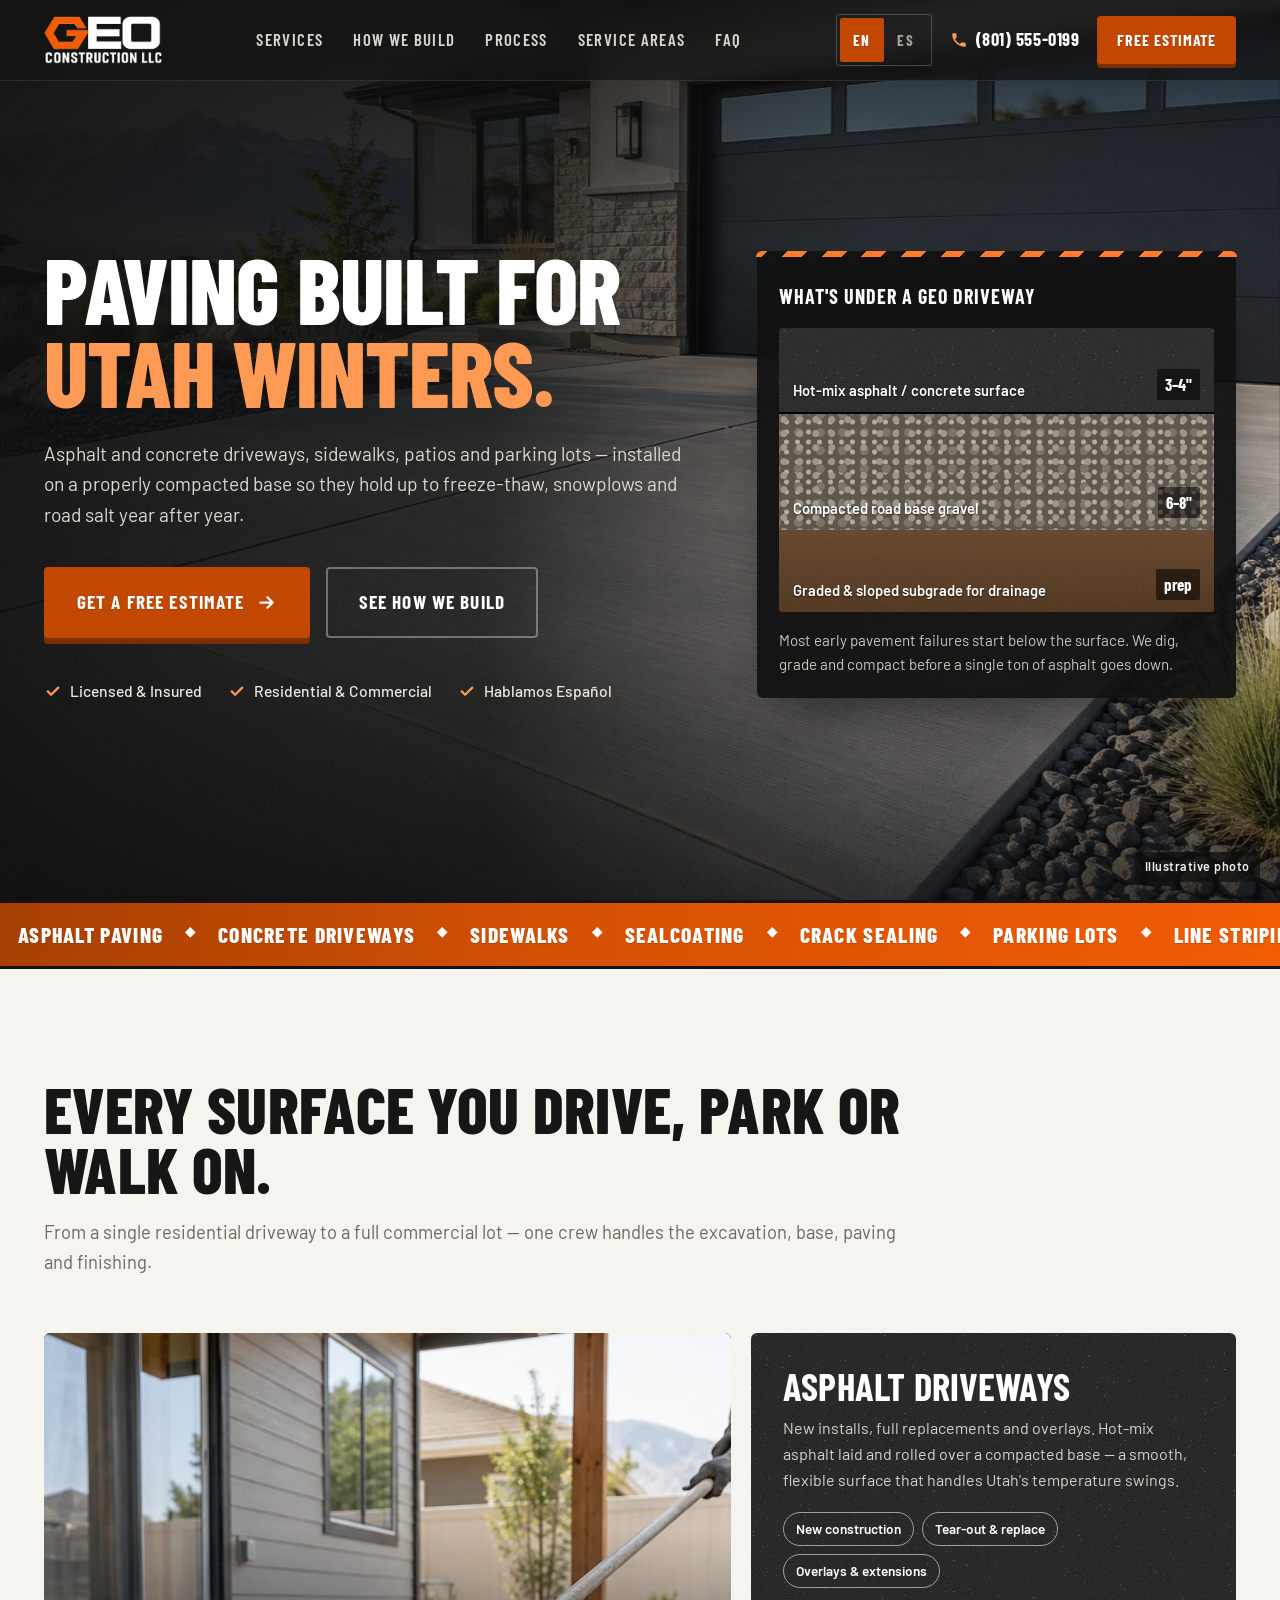
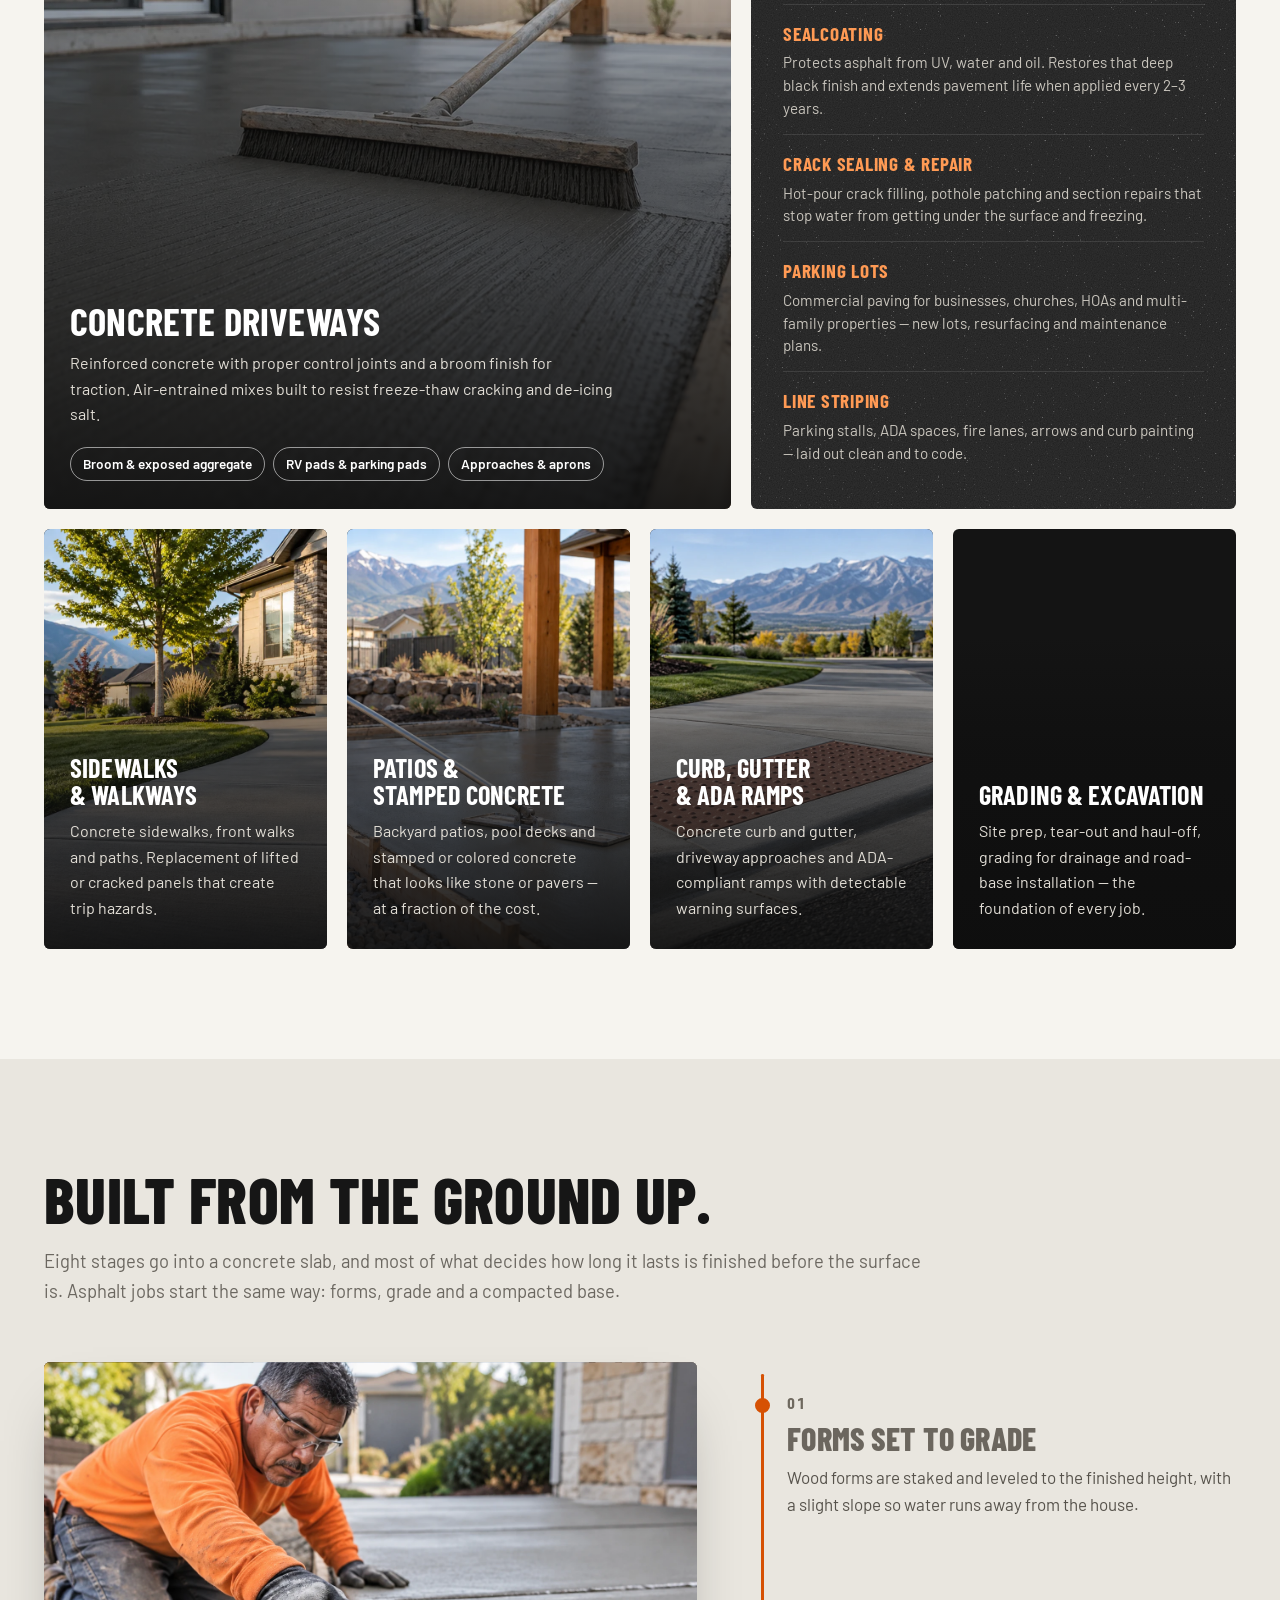
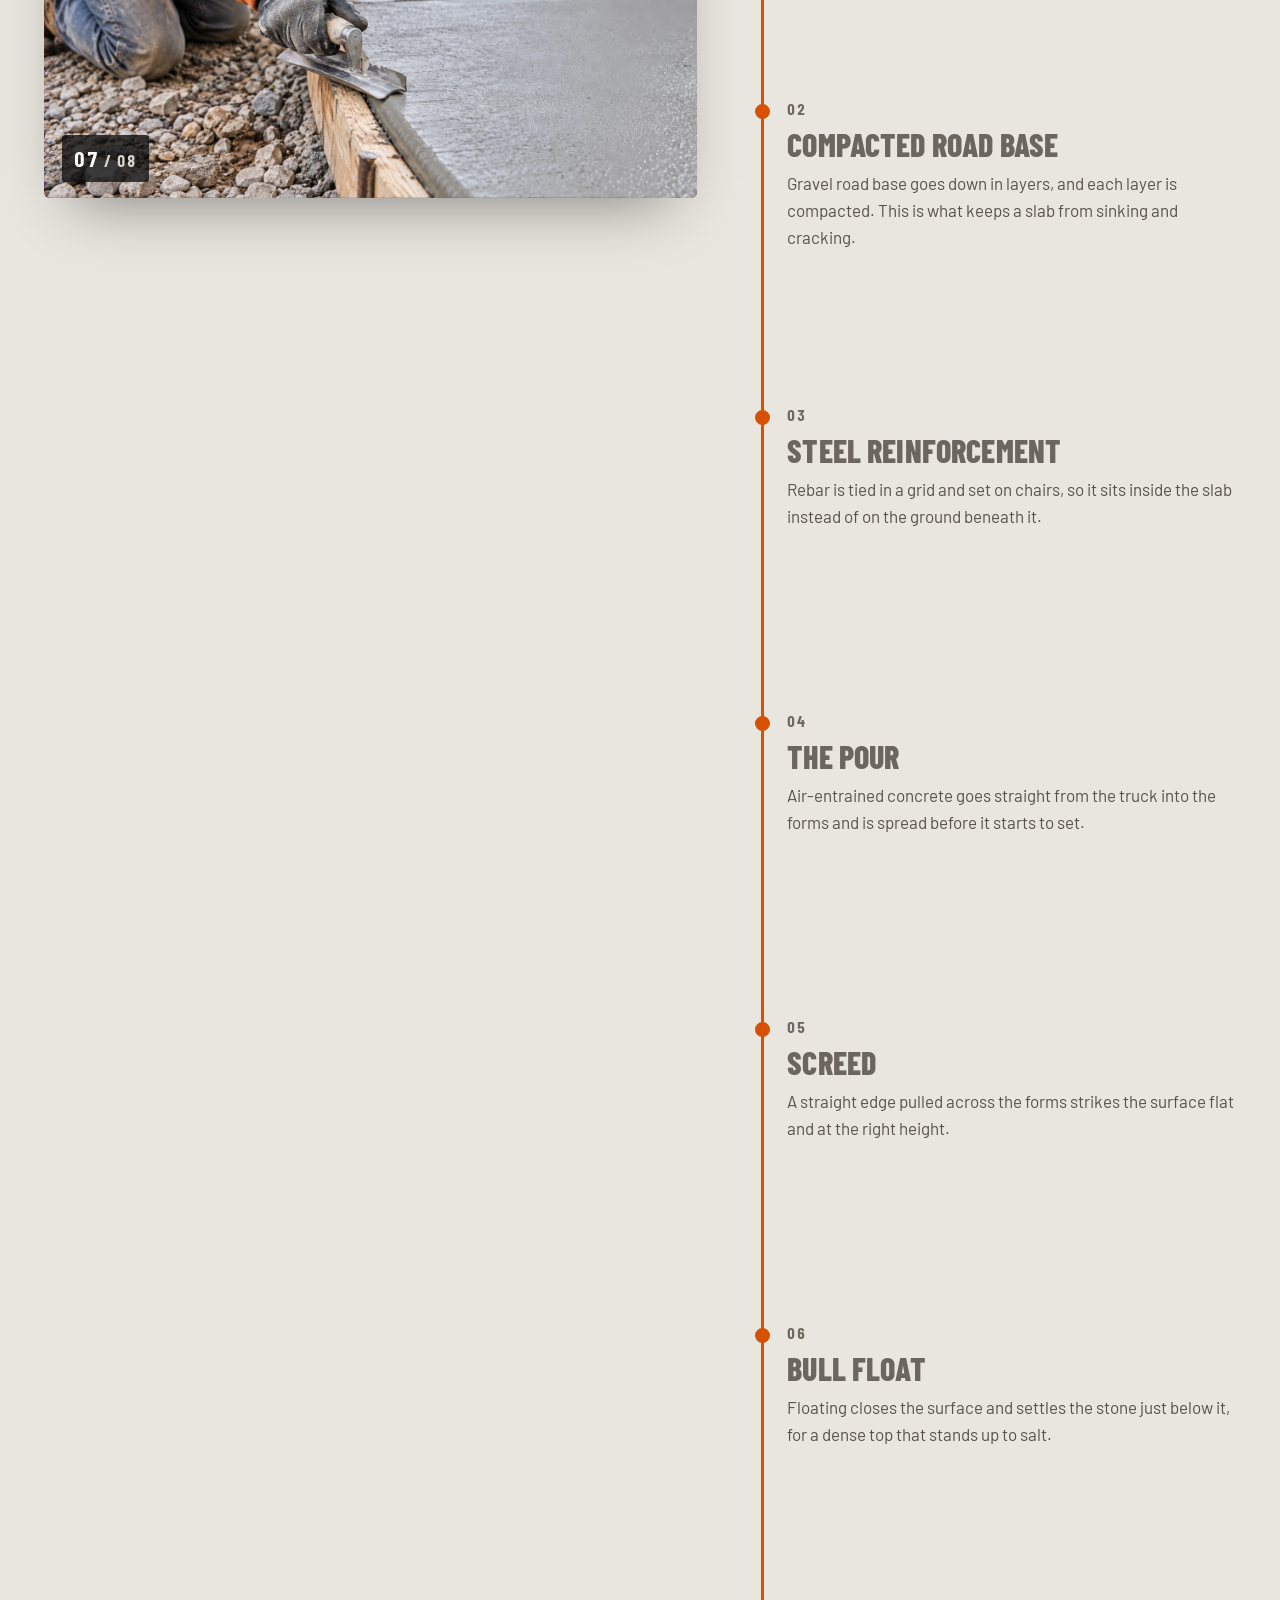
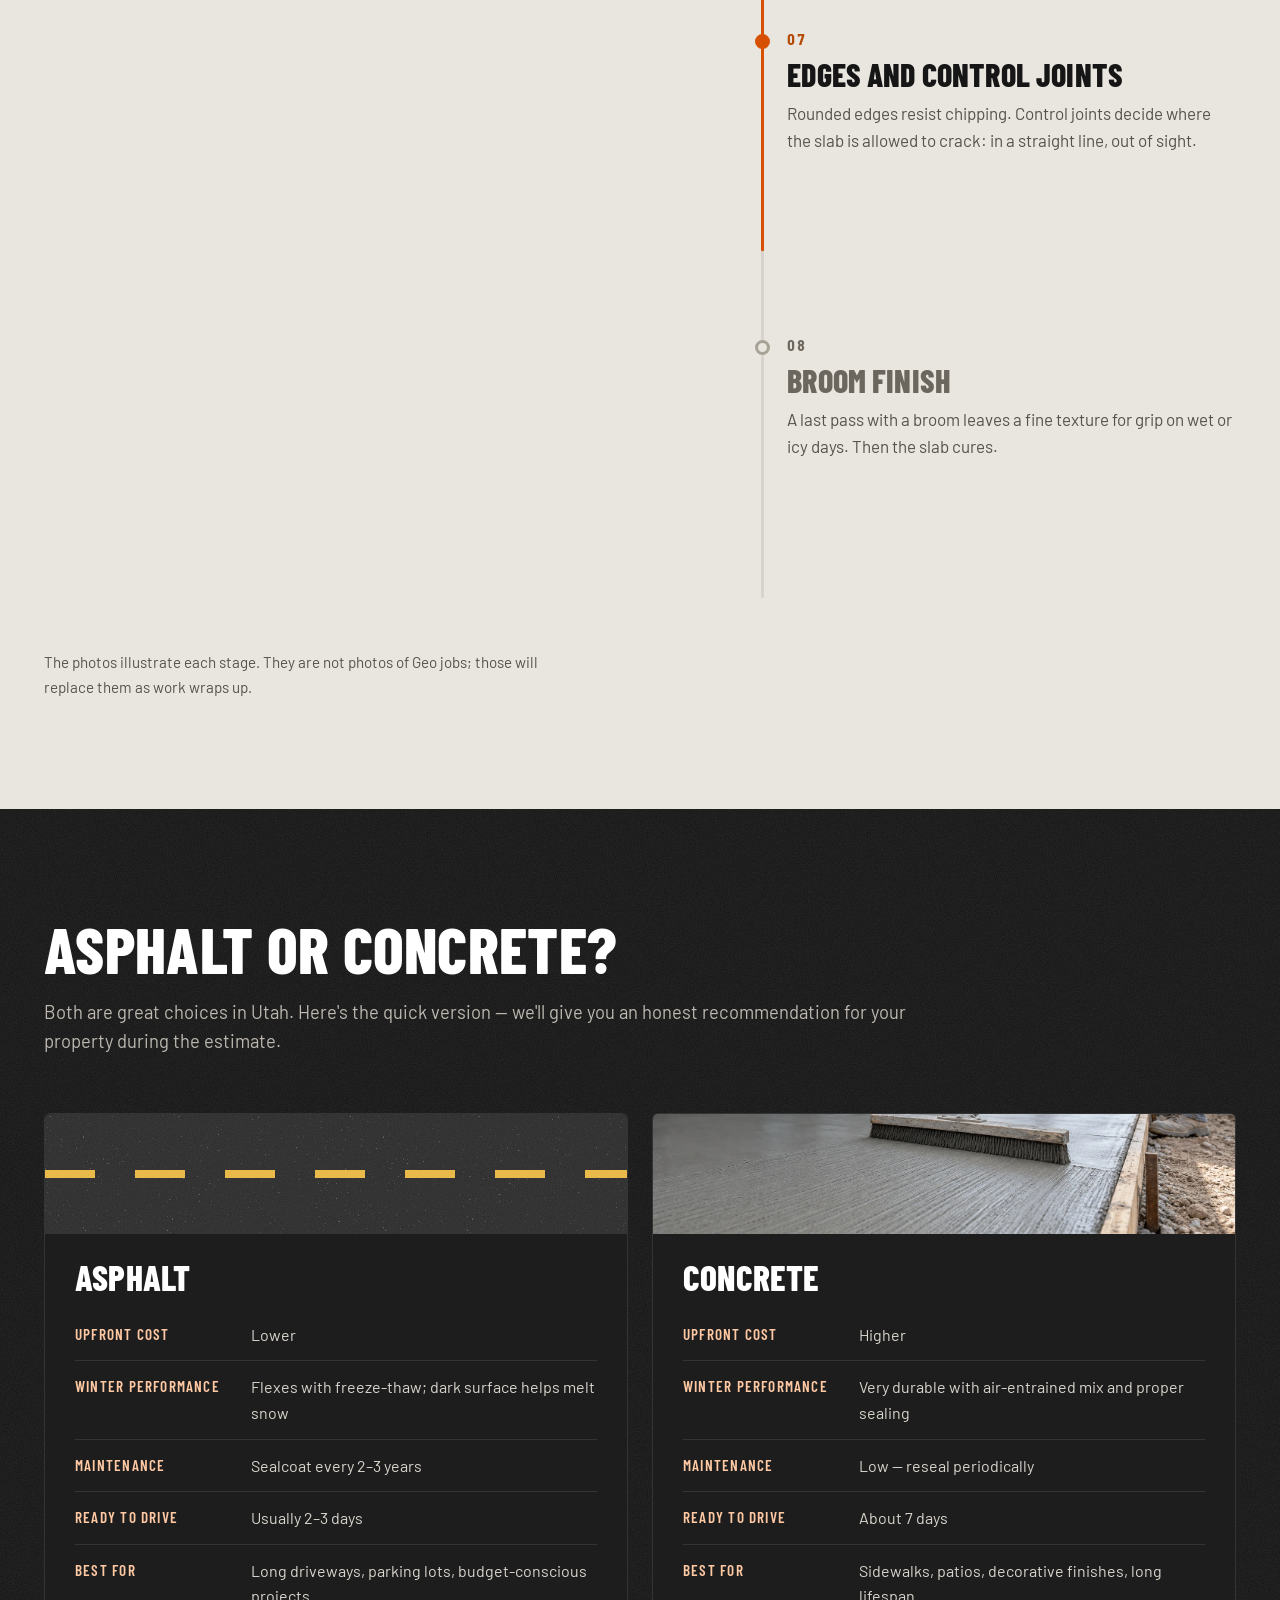
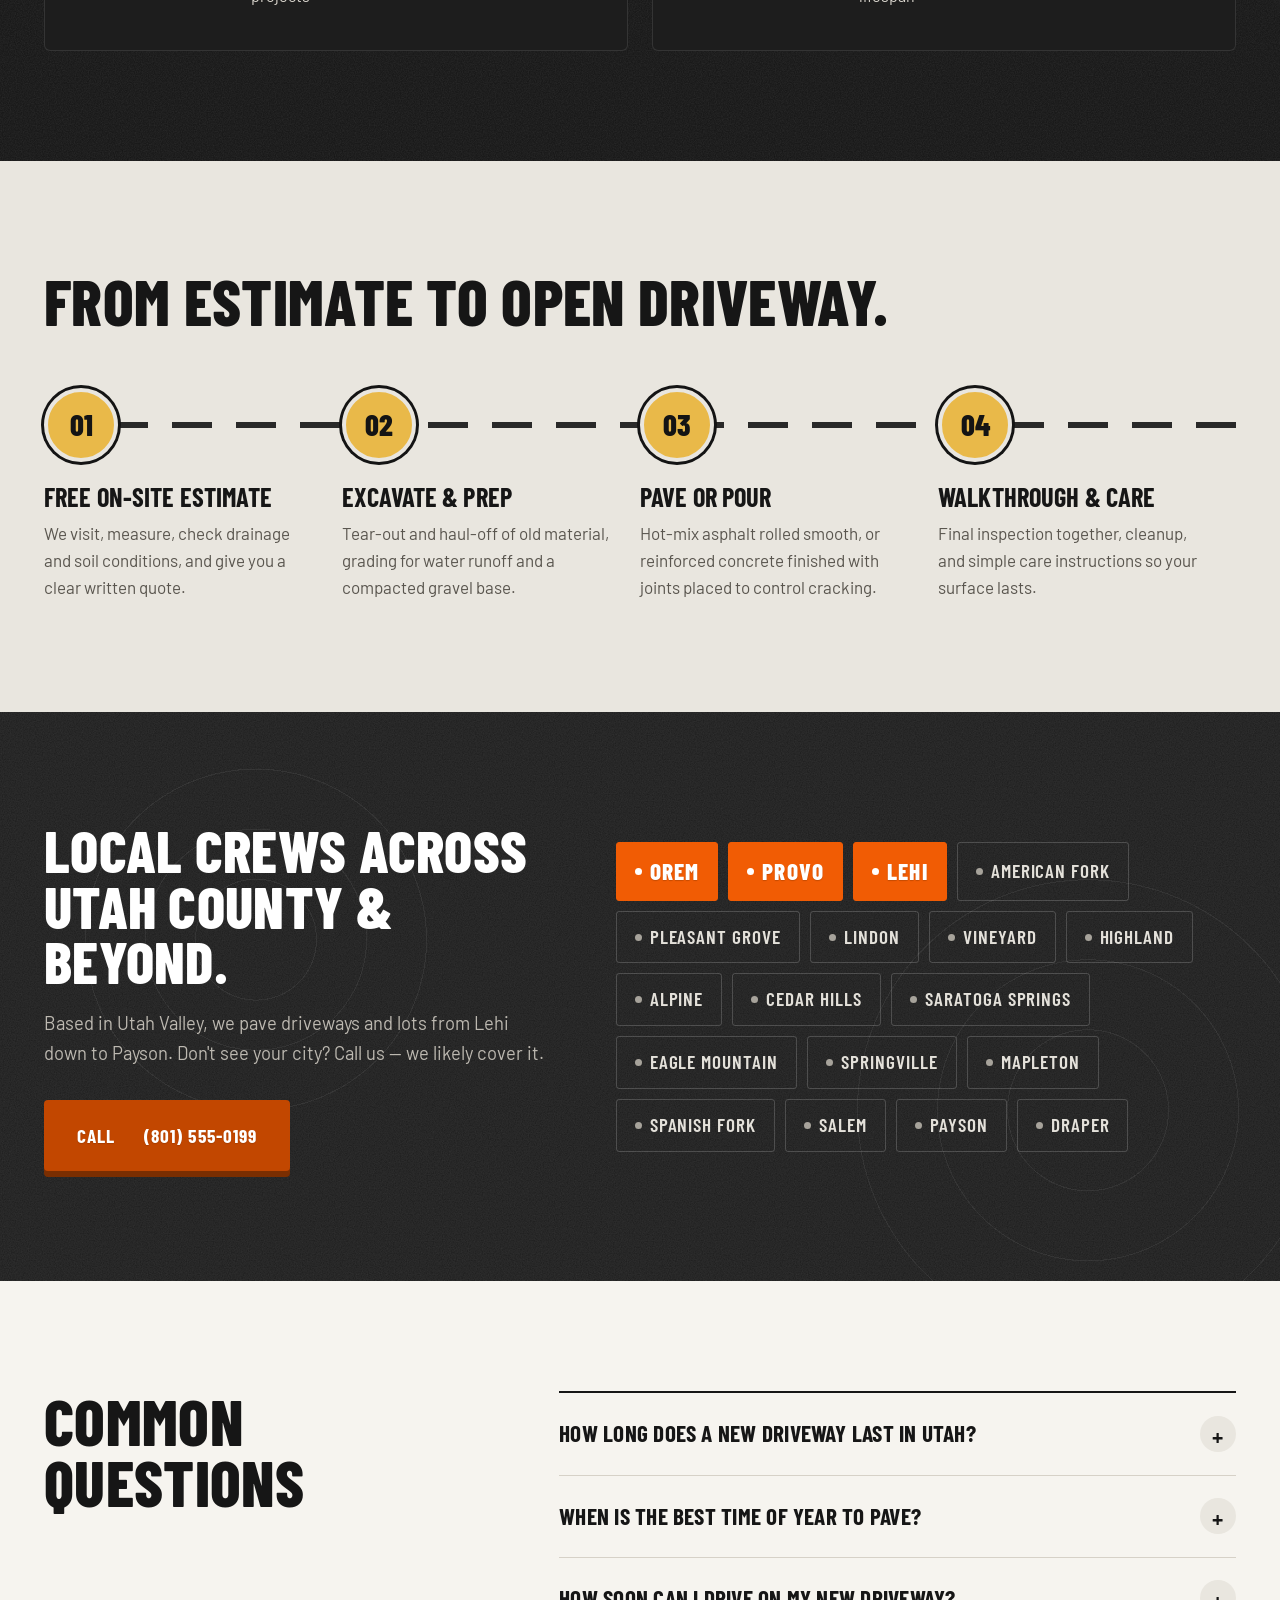
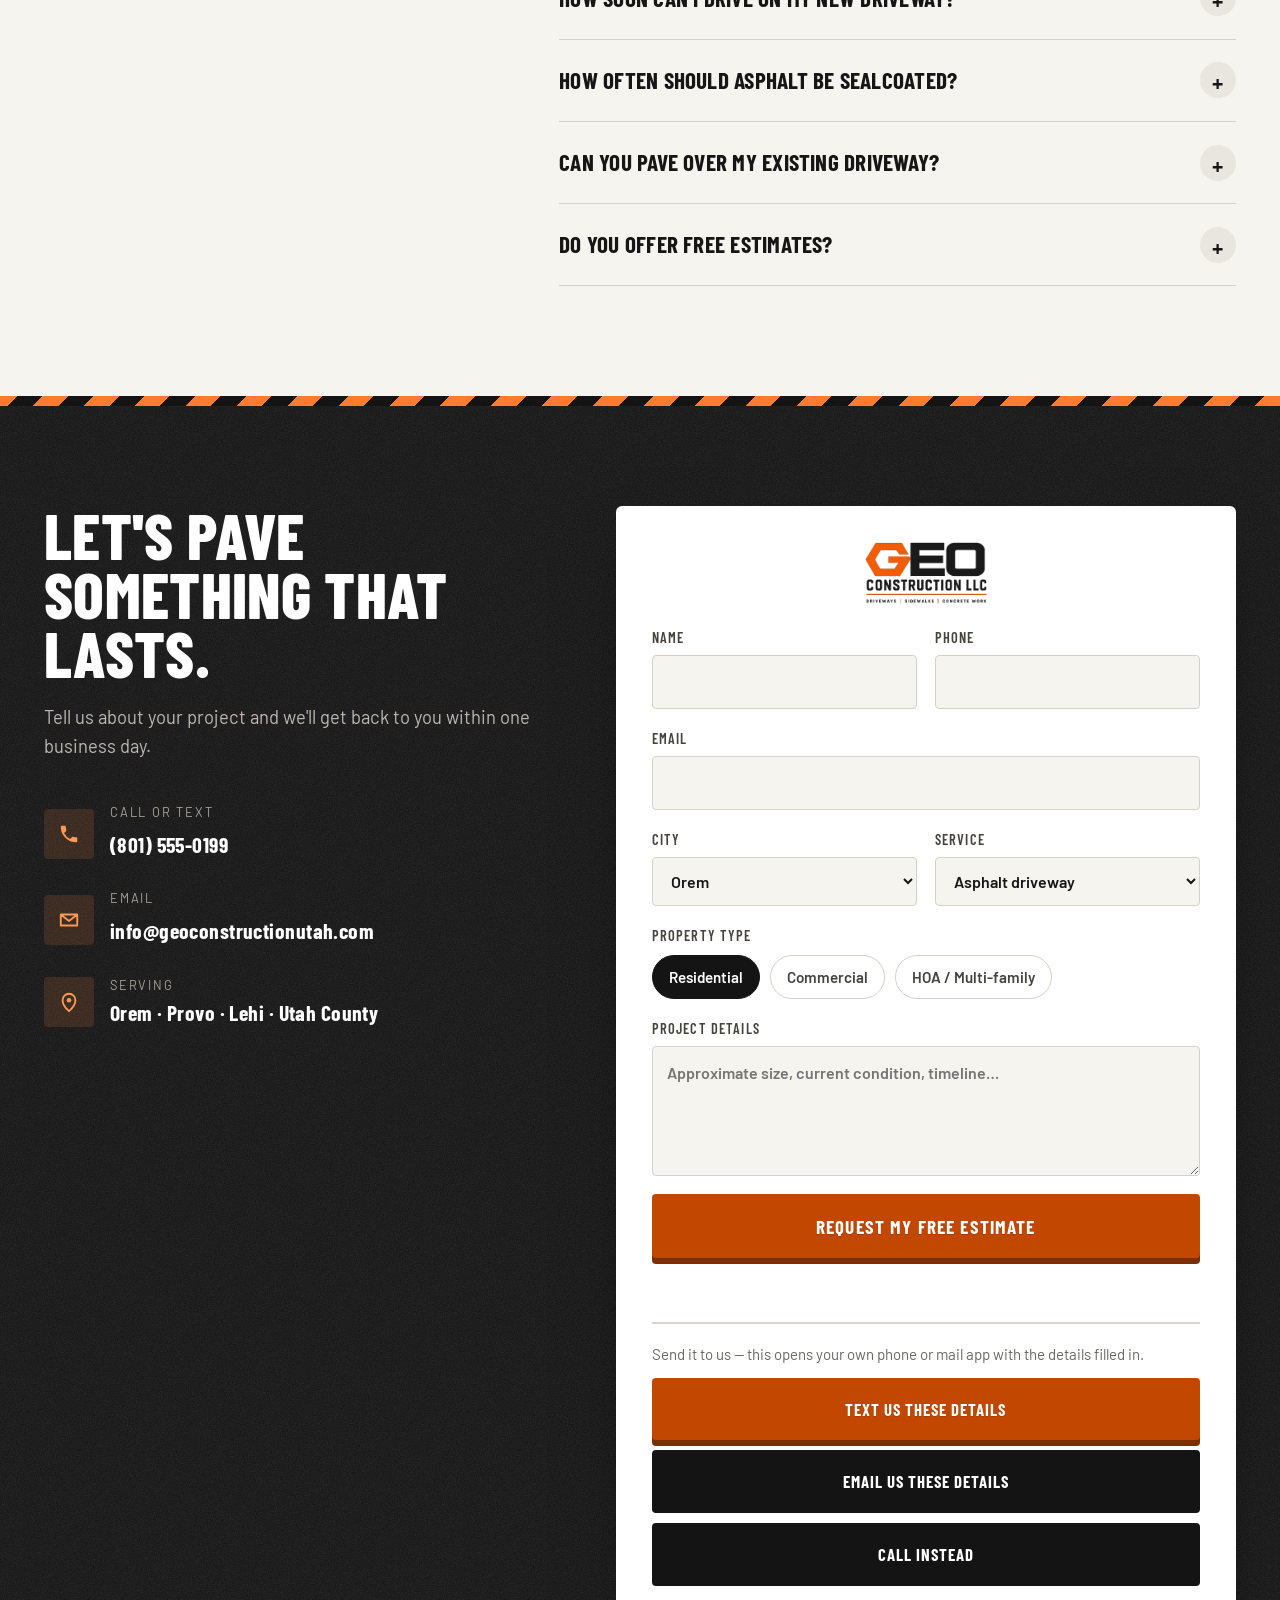
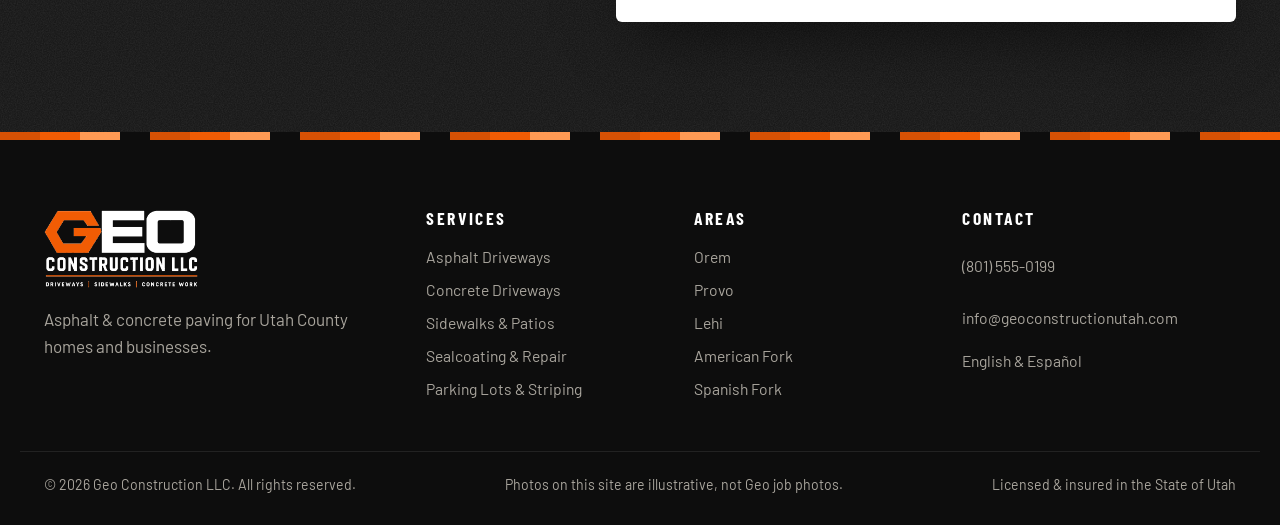
<file: index.html>
<!DOCTYPE html>
<html lang="en">
<head>
  <meta charset="UTF-8">
  <meta name="viewport" content="width=device-width, initial-scale=1.0">
  <title>Geo Construction LLC | Asphalt & Concrete Paving in Orem, Provo & Lehi, Utah</title>
  <meta name="description" content="Geo Construction LLC — asphalt and concrete paving for driveways, sidewalks, patios, parking lots, sealcoating and repairs in Orem, Provo, Lehi and all of Utah County. Free estimates. Hablamos español.">
  <link rel="preconnect" href="https://fonts.googleapis.com">
  <link rel="preconnect" href="https://fonts.gstatic.com" crossorigin>
  <link href="https://fonts.googleapis.com/css2?family=Barlow+Condensed:wght@600;700;800&family=Barlow:wght@400;500;600&display=swap" rel="stylesheet">
  <link rel="icon" type="image/png" href="img/favicon.png">
  <link rel="apple-touch-icon" href="img/favicon.png">
  <link rel="canonical" href="https://rolz-royz.github.io/geo-construction/">
  <!-- One document in two languages; ?lang= is what the language picker writes. -->
  <link rel="alternate" hreflang="en" href="https://rolz-royz.github.io/geo-construction/?lang=en">
  <link rel="alternate" hreflang="es" href="https://rolz-royz.github.io/geo-construction/?lang=es">
  <link rel="alternate" hreflang="x-default" href="https://rolz-royz.github.io/geo-construction/">
  <meta name="theme-color" content="#1a1a1a">
  <meta property="og:site_name" content="Geo Construction LLC">
  <meta property="og:title" content="Geo Construction LLC — Asphalt & Concrete Paving in Utah County">
  <meta property="og:description" content="Driveways, sidewalks, patios and parking lots in Orem, Provo, Lehi and all of Utah County. Free estimates. Hablamos español.">
  <meta property="og:image" content="https://rolz-royz.github.io/geo-construction/img/logo-social.jpg">
  <meta property="og:image:width" content="1200">
  <meta property="og:image:height" content="1200">
  <meta property="og:image:alt" content="Geo Construction LLC — driveways, sidewalks, concrete work">
  <meta property="og:url" content="https://rolz-royz.github.io/geo-construction/">
  <meta property="og:type" content="website">
  <meta property="og:locale" content="en_US">
  <meta property="og:locale:alternate" content="es_US">
  <meta name="twitter:card" content="summary_large_image">
  <meta name="twitter:title" content="Geo Construction LLC — Asphalt & Concrete Paving in Utah County">
  <meta name="twitter:description" content="Driveways, sidewalks, patios and parking lots in Orem, Provo, Lehi and all of Utah County. Free estimates. Hablamos español.">
  <meta name="twitter:image" content="https://rolz-royz.github.io/geo-construction/img/logo-social.jpg">
  <link rel="stylesheet" href="styles.css">
  <script>
    // Pick language before first paint to avoid a flash of the wrong language.
    (function () {
      var q = new URLSearchParams(location.search).get('lang');
      var saved = null;
      try { saved = localStorage.getItem('geo-lang'); } catch (e) {}
      var lang = q === 'es' || q === 'en' ? q : saved || ((navigator.language || '').toLowerCase().indexOf('es') === 0 ? 'es' : 'en');
      document.documentElement.lang = lang;
    })();
  </script>
  <!-- Structured data claims only what the page itself states: services, languages, service
       area. No ratings, reviews, hours, prices, founding date or street address appear here
       until they are real. The telephone and email are still the placeholders from config.js. -->
  <script type="application/ld+json" id="schemaBusiness">
  {
    "@context": "https://schema.org",
    "@graph": [
      {
        "@type": "GeneralContractor",
        "@id": "https://rolz-royz.github.io/geo-construction/#business",
        "name": "Geo Construction LLC",
        "url": "https://rolz-royz.github.io/geo-construction/",
        "description": "Asphalt and concrete paving contractor serving Utah County — driveways, sidewalks, patios, parking lots, sealcoating and repairs, installed over a properly compacted base.",
        "slogan": "Driveways | Sidewalks | Concrete Work",
        "logo": "https://rolz-royz.github.io/geo-construction/img/logo-social.jpg",
        "image": "https://rolz-royz.github.io/geo-construction/img/logo-social.jpg",
        "telephone": "+1-801-555-0199",
        "email": "info@geoconstructionutah.com",
        "knowsLanguage": ["en-US", "es-US"],
        "availableLanguage": ["English", "Spanish"],
        "address": { "@type": "PostalAddress", "addressRegion": "UT", "addressCountry": "US" },
        "areaServed": [
          { "@type": "City", "name": "Orem", "addressRegion": "UT" },
          { "@type": "City", "name": "Provo", "addressRegion": "UT" },
          { "@type": "City", "name": "Lehi", "addressRegion": "UT" },
          { "@type": "City", "name": "American Fork", "addressRegion": "UT" },
          { "@type": "City", "name": "Pleasant Grove", "addressRegion": "UT" },
          { "@type": "City", "name": "Lindon", "addressRegion": "UT" },
          { "@type": "City", "name": "Vineyard", "addressRegion": "UT" },
          { "@type": "City", "name": "Highland", "addressRegion": "UT" },
          { "@type": "City", "name": "Alpine", "addressRegion": "UT" },
          { "@type": "City", "name": "Cedar Hills", "addressRegion": "UT" },
          { "@type": "City", "name": "Saratoga Springs", "addressRegion": "UT" },
          { "@type": "City", "name": "Eagle Mountain", "addressRegion": "UT" },
          { "@type": "City", "name": "Springville", "addressRegion": "UT" },
          { "@type": "City", "name": "Mapleton", "addressRegion": "UT" },
          { "@type": "City", "name": "Spanish Fork", "addressRegion": "UT" },
          { "@type": "City", "name": "Salem", "addressRegion": "UT" },
          { "@type": "City", "name": "Payson", "addressRegion": "UT" },
          { "@type": "City", "name": "Draper", "addressRegion": "UT" }
        ],
        "hasOfferCatalog": {
          "@type": "OfferCatalog",
          "name": "Paving services",
          "itemListElement": [
            { "@type": "Offer", "itemOffered": { "@type": "Service", "name": "Asphalt driveways" } },
            { "@type": "Offer", "itemOffered": { "@type": "Service", "name": "Concrete driveways" } },
            { "@type": "Offer", "itemOffered": { "@type": "Service", "name": "Sidewalks and walkways" } },
            { "@type": "Offer", "itemOffered": { "@type": "Service", "name": "Patios and stamped concrete" } },
            { "@type": "Offer", "itemOffered": { "@type": "Service", "name": "Sealcoating" } },
            { "@type": "Offer", "itemOffered": { "@type": "Service", "name": "Crack sealing and asphalt repair" } },
            { "@type": "Offer", "itemOffered": { "@type": "Service", "name": "Parking lot paving" } },
            { "@type": "Offer", "itemOffered": { "@type": "Service", "name": "Line striping" } },
            { "@type": "Offer", "itemOffered": { "@type": "Service", "name": "Curb, gutter and ADA ramps" } },
            { "@type": "Offer", "itemOffered": { "@type": "Service", "name": "Grading and excavation" } }
          ]
        }
      },
      {
        "@type": "WebSite",
        "@id": "https://rolz-royz.github.io/geo-construction/#website",
        "url": "https://rolz-royz.github.io/geo-construction/",
        "name": "Geo Construction LLC",
        "inLanguage": ["en-US", "es-US"],
        "publisher": { "@id": "https://rolz-royz.github.io/geo-construction/#business" }
      },
      {
        "@type": "FAQPage",
        "@id": "https://rolz-royz.github.io/geo-construction/#faq",
        "inLanguage": "en-US",
        "mainEntity": [
          {
            "@type": "Question",
            "name": "How long does a new driveway last in Utah?",
            "acceptedAnswer": { "@type": "Answer", "text": "With a properly compacted base and regular maintenance, an asphalt driveway typically lasts 15–20+ years and a concrete driveway 25–30+ years. Drainage and base prep make the biggest difference." }
          },
          {
            "@type": "Question",
            "name": "When is the best time of year to pave?",
            "acceptedAnswer": { "@type": "Answer", "text": "Asphalt and concrete are best installed when temperatures are consistently above about 50°F — generally spring through fall in Utah County. Repairs and estimates can be scheduled year-round." }
          },
          {
            "@type": "Question",
            "name": "How soon can I drive on my new driveway?",
            "acceptedAnswer": { "@type": "Answer", "text": "Asphalt is usually ready for cars in 2–3 days (longer in hot weather). Concrete needs about 7 days before vehicle traffic; foot traffic is fine after 24–48 hours." }
          },
          {
            "@type": "Question",
            "name": "How often should asphalt be sealcoated?",
            "acceptedAnswer": { "@type": "Answer", "text": "Every 2–3 years. Wait at least 6–12 months after a new install so the asphalt can cure, then sealcoat to protect it from UV, water and oil." }
          },
          {
            "@type": "Question",
            "name": "Can you pave over my existing driveway?",
            "acceptedAnswer": { "@type": "Answer", "text": "Sometimes. If the base is solid and damage is only on the surface, an overlay can save money. If there is heaving, sinking or widespread cracking, a full tear-out and replacement is the right call — we will tell you honestly which one you need." }
          },
          {
            "@type": "Question",
            "name": "Do you offer free estimates?",
            "acceptedAnswer": { "@type": "Answer", "text": "Yes. We come to your property, measure the area and give you a written estimate at no cost. We serve customers in English and Spanish." }
          }
        ]
      }
    ]
  }
  </script>
</head>
<body>
  <a href="#main" class="skip-link" data-i18n="a11y.skip">Skip to main content</a>

  <!-- ============ HEADER ============ -->
  <header class="header" id="top">
    <div class="container header__inner">
      <a href="#top" class="logo" aria-label="Geo Construction LLC home">
        <img src="img/logo-white-compact.png" width="591" height="240" alt="Geo Construction LLC" class="logo__img">
      </a>
      <nav class="nav" aria-label="Main">
        <ul class="nav__list" id="navList">
          <li class="nav__cta"><a href="tel:+18015550199" data-contact="tel"><span data-i18n="nav.call">Call</span> <span data-contact-num>(801) 555-0199</span></a></li>
          <li class="nav__cta"><a href="#quote" data-i18n="cta.estimate">Free Estimate</a></li>
          <li><a href="#services" data-i18n="nav.services">Services</a></li>
          <li><a href="#build" data-i18n="nav.build">How we build</a></li>
          <li><a href="#process" data-i18n="nav.process">Process</a></li>
          <li><a href="#areas" data-i18n="nav.areas">Service Areas</a></li>
          <li><a href="#faq" data-i18n="nav.faq">FAQ</a></li>
        </ul>
      </nav>
      <div class="header__cta">
        <div class="lang" role="group" aria-label="Language / Idioma">
          <button type="button" class="lang__btn" data-lang="en" lang="en" aria-label="English">EN</button>
          <button type="button" class="lang__btn" data-lang="es" lang="es" aria-label="Español">ES</button>
        </div>
        <a href="tel:+18015550199" class="header__phone" data-contact="tel">
          <svg viewBox="0 0 24 24" aria-hidden="true"><path d="M6.6 10.8a15.1 15.1 0 0 0 6.6 6.6l2.2-2.2c.3-.3.7-.4 1-.2 1.1.4 2.3.6 3.6.6.6 0 1 .4 1 1V20c0 .6-.4 1-1 1A17 17 0 0 1 3 4c0-.6.4-1 1-1h3.5c.6 0 1 .4 1 1 0 1.3.2 2.5.6 3.6.1.3 0 .7-.2 1z" fill="currentColor"/></svg>
          <span data-contact-num>(801) 555-0199</span>
        </a>
        <a href="#quote" class="btn btn--yellow btn--sm" data-i18n="cta.estimate">Free Estimate</a>
        <button class="nav__toggle" id="navToggle" aria-label="Open menu" aria-expanded="false"><span></span><span></span><span></span></button>
      </div>
    </div>
  </header>

  <main id="main" tabindex="-1">
    <!-- ============ HERO ============ -->
    <section class="hero">
      <img class="hero__photo" src="img/photos/driveway-finished.webp" width="1536" height="1024" alt="" fetchpriority="high" decoding="async">
      <div class="container hero__inner">
        <div class="hero__copy">
          <h1 class="hero__title" data-i18n="hero.title">Paving built for <span class="hl">Utah winters.</span></h1>
          <p class="hero__lead" data-i18n="hero.lead">Asphalt and concrete driveways, sidewalks, patios and parking lots — installed on a properly compacted base so they hold up to freeze-thaw, snowplows and road salt year after year.</p>
          <div class="hero__actions">
            <a href="#quote" class="btn btn--yellow"><span data-i18n="cta.getEstimate">Get a Free Estimate</span>
              <svg viewBox="0 0 24 24" aria-hidden="true"><path d="M5 12h14M13 6l6 6-6 6" fill="none" stroke="currentColor" stroke-width="2.5" stroke-linecap="round" stroke-linejoin="round"/></svg>
            </a>
            <a href="#build" class="btn btn--ghost" data-i18n="cta.seeBuild">See how we build</a>
          </div>
          <ul class="hero__badges">
            <li><svg viewBox="0 0 24 24" aria-hidden="true"><path d="M5 12.5l4.5 4.5L19 7.5" fill="none" stroke="currentColor" stroke-width="3" stroke-linecap="round" stroke-linejoin="round"/></svg><span data-i18n="badge.licensed">Licensed &amp; Insured</span></li>
            <li><svg viewBox="0 0 24 24" aria-hidden="true"><path d="M5 12.5l4.5 4.5L19 7.5" fill="none" stroke="currentColor" stroke-width="3" stroke-linecap="round" stroke-linejoin="round"/></svg><span data-i18n="badge.resCom">Residential &amp; Commercial</span></li>
            <li><svg viewBox="0 0 24 24" aria-hidden="true"><path d="M5 12.5l4.5 4.5L19 7.5" fill="none" stroke="currentColor" stroke-width="3" stroke-linecap="round" stroke-linejoin="round"/></svg><span data-i18n="badge.lang">Hablamos Español</span></li>
          </ul>
        </div>

        <!-- Pavement cross-section -->
        <figure class="section-cut" aria-label="Cross-section of a properly built driveway">
          <figcaption class="section-cut__title">
            <span data-i18n="cut.title">What's under a Geo driveway</span>
          </figcaption>
          <div class="layers">
            <div class="layer layer--surface"><span class="layer__label" data-i18n="cut.l1">Hot-mix asphalt / concrete surface</span><span class="layer__depth">3–4"</span></div>
            <div class="layer layer--base"><span class="layer__label" data-i18n="cut.l2">Compacted road base gravel</span><span class="layer__depth">6–8"</span></div>
            <div class="layer layer--grade"><span class="layer__label" data-i18n="cut.l3">Graded &amp; sloped subgrade for drainage</span><span class="layer__depth" data-i18n="cut.prep">prep</span></div>
          </div>
          <p class="section-cut__note" data-i18n="cut.note">Most early pavement failures start below the surface. We dig, grade and compact before a single ton of asphalt goes down.</p>
        </figure>
      </div>
      <p class="photo-tag" data-i18n="photo.tag">Illustrative photo</p>
    </section>

    <!-- ============ HAZARD STRIP / MARQUEE ============ -->
    <div class="strip" aria-hidden="true">
      <div class="strip__track" data-i18n="strip">
        <span>Asphalt Paving</span><i>◆</i><span>Concrete Driveways</span><i>◆</i><span>Sidewalks</span><i>◆</i><span>Sealcoating</span><i>◆</i><span>Crack Sealing</span><i>◆</i><span>Parking Lots</span><i>◆</i><span>Line Striping</span><i>◆</i><span>Curb &amp; Gutter</span><i>◆</i>
        <span>Asphalt Paving</span><i>◆</i><span>Concrete Driveways</span><i>◆</i><span>Sidewalks</span><i>◆</i><span>Sealcoating</span><i>◆</i><span>Crack Sealing</span><i>◆</i><span>Parking Lots</span><i>◆</i><span>Line Striping</span><i>◆</i><span>Curb &amp; Gutter</span><i>◆</i>
      </div>
    </div>

    <!-- ============ SERVICES ============ -->
    <section class="services" id="services">
      <div class="container">
        <div class="section-head">
          <h2 data-i18n="svc.title">Every surface you drive, park or walk on.</h2>
          <p class="section-head__sub" data-i18n="svc.sub">From a single residential driveway to a full commercial lot — one crew handles the excavation, base, paving and finishing.</p>
        </div>

        <div class="svc-grid">
          <article class="svc svc--photo svc--lead reveal">
            <img class="svc__img" src="img/photos/broom-finish.webp" width="1536" height="1024" alt="" loading="lazy" decoding="async">
            <div class="svc__body">
              <h3 data-i18n="svc.concrete.t">Concrete Driveways</h3>
              <p data-i18n="svc.concrete.d">Reinforced concrete with proper control joints and a broom finish for traction. Air-entrained mixes built to resist freeze-thaw cracking and de-icing salt.</p>
              <ul class="svc__list" data-i18n="svc.concrete.l"><li>Broom &amp; exposed aggregate</li><li>RV pads &amp; parking pads</li><li>Approaches &amp; aprons</li></ul>
            </div>
          </article>

          <article class="svc svc--asphalt reveal">
            <div class="svc__body">
              <h3 data-i18n="svc.asphalt.t">Asphalt Driveways</h3>
              <p data-i18n="svc.asphalt.d">New installs, full replacements and overlays. Hot-mix asphalt laid and rolled over a compacted base — a smooth, flexible surface that handles Utah's temperature swings.</p>
              <ul class="svc__list" data-i18n="svc.asphalt.l"><li>New construction</li><li>Tear-out &amp; replace</li><li>Overlays &amp; extensions</li></ul>
            </div>
            <dl class="svc__more">
              <div><dt data-i18n="svc.seal.t">Sealcoating</dt><dd data-i18n="svc.seal.d">Protects asphalt from UV, water and oil. Restores that deep black finish and extends pavement life when applied every 2–3 years.</dd></div>
              <div><dt data-i18n="svc.crack.t">Crack Sealing &amp; Repair</dt><dd data-i18n="svc.crack.d">Hot-pour crack filling, pothole patching and section repairs that stop water from getting under the surface and freezing.</dd></div>
              <div><dt data-i18n="svc.lots.t">Parking Lots</dt><dd data-i18n="svc.lots.d">Commercial paving for businesses, churches, HOAs and multi-family properties — new lots, resurfacing and maintenance plans.</dd></div>
              <div><dt data-i18n="svc.stripe.t">Line Striping</dt><dd data-i18n="svc.stripe.d">Parking stalls, ADA spaces, fire lanes, arrows and curb painting — laid out clean and to code.</dd></div>
            </dl>
          </article>

          <article class="svc svc--photo reveal">
            <img class="svc__img" src="img/photos/sidewalk.webp" width="1536" height="1024" alt="" loading="lazy" decoding="async">
            <div class="svc__body">
              <h3 data-i18n="svc.sidewalks.t">Sidewalks &amp; Walkways</h3>
              <p data-i18n="svc.sidewalks.d">Concrete sidewalks, front walks and paths. Replacement of lifted or cracked panels that create trip hazards.</p>
            </div>
          </article>

          <article class="svc svc--photo reveal">
            <img class="svc__img" src="img/photos/bull-float.webp" width="1536" height="1024" alt="" loading="lazy" decoding="async">
            <div class="svc__body">
              <h3 data-i18n="svc.patios.t">Patios &amp; Stamped Concrete</h3>
              <p data-i18n="svc.patios.d">Backyard patios, pool decks and stamped or colored concrete that looks like stone or pavers — at a fraction of the cost.</p>
            </div>
          </article>

          <article class="svc svc--photo reveal">
            <img class="svc__img" src="img/photos/curb-ada-ramp.webp" width="1536" height="1024" alt="" loading="lazy" decoding="async">
            <div class="svc__body">
              <h3 data-i18n="svc.curb.t">Curb, Gutter &amp; ADA Ramps</h3>
              <p data-i18n="svc.curb.d">Concrete curb and gutter, driveway approaches and ADA-compliant ramps with detectable warning surfaces.</p>
            </div>
          </article>

          <article class="svc svc--photo reveal">
            <img class="svc__img" src="img/photos/base-compaction.webp" width="1536" height="1024" alt="" loading="lazy" decoding="async">
            <div class="svc__body">
              <h3 data-i18n="svc.grade.t">Grading &amp; Excavation</h3>
              <p data-i18n="svc.grade.d">Site prep, tear-out and haul-off, grading for drainage and road-base installation — the foundation of every job.</p>
            </div>
          </article>
        </div>
      </div>
    </section>

    <!-- ============ BUILD SEQUENCE ============ -->
    <section class="build" id="build">
      <div class="container">
        <div class="section-head">
          <h2 data-i18n="build.title">Built from the ground up.</h2>
          <p class="section-head__sub" data-i18n="build.sub">Eight stages go into a concrete slab, and most of what decides how long it lasts is finished before the surface is. Asphalt jobs start the same way: forms, grade and a compacted base.</p>
        </div>
        <div class="build__layout">
          <figure class="build__stage" aria-hidden="true">
            <img class="build__frame is-active" data-frame="0" src="img/photos/forms.webp" width="1536" height="1024" alt="" loading="eager" decoding="async">
            <img class="build__frame" data-frame="1" src="img/photos/base-compaction.webp" width="1536" height="1024" alt="" loading="lazy" decoding="async">
            <img class="build__frame" data-frame="2" src="img/photos/rebar.webp" width="1536" height="1024" alt="" loading="lazy" decoding="async">
            <img class="build__frame" data-frame="3" src="img/photos/pour.webp" width="1536" height="1024" alt="" loading="lazy" decoding="async">
            <img class="build__frame" data-frame="4" src="img/photos/screed.webp" width="1536" height="1024" alt="" loading="lazy" decoding="async">
            <img class="build__frame" data-frame="5" src="img/photos/bull-float.webp" width="1536" height="1024" alt="" loading="lazy" decoding="async">
            <img class="build__frame" data-frame="6" src="img/photos/edging.webp" width="1536" height="1024" alt="" loading="lazy" decoding="async">
            <img class="build__frame" data-frame="7" src="img/photos/broom-finish.webp" width="1536" height="1024" alt="" loading="lazy" decoding="async">
            <figcaption class="build__count"><span class="build__now">01</span> / 08</figcaption>
          </figure>
          <ol class="build__steps">
          <li class="build__step is-active" data-step="0">
            <img class="build__thumb" src="img/photos/forms.webp" width="1536" height="1024" alt="" loading="lazy" decoding="async">
            <span class="build__n" aria-hidden="true">01</span>
            <h3 data-i18n="build.1.t">Forms set to grade</h3>
            <p data-i18n="build.1.d">Wood forms are staked and leveled to the finished height, with a slight slope so water runs away from the house.</p>
          </li>
          <li class="build__step" data-step="1">
            <img class="build__thumb" src="img/photos/base-compaction.webp" width="1536" height="1024" alt="" loading="lazy" decoding="async">
            <span class="build__n" aria-hidden="true">02</span>
            <h3 data-i18n="build.2.t">Compacted road base</h3>
            <p data-i18n="build.2.d">Gravel road base goes down in layers, and each layer is compacted. This is what keeps a slab from sinking and cracking.</p>
          </li>
          <li class="build__step" data-step="2">
            <img class="build__thumb" src="img/photos/rebar.webp" width="1536" height="1024" alt="" loading="lazy" decoding="async">
            <span class="build__n" aria-hidden="true">03</span>
            <h3 data-i18n="build.3.t">Steel reinforcement</h3>
            <p data-i18n="build.3.d">Rebar is tied in a grid and set on chairs, so it sits inside the slab instead of on the ground beneath it.</p>
          </li>
          <li class="build__step" data-step="3">
            <img class="build__thumb" src="img/photos/pour.webp" width="1536" height="1024" alt="" loading="lazy" decoding="async">
            <span class="build__n" aria-hidden="true">04</span>
            <h3 data-i18n="build.4.t">The pour</h3>
            <p data-i18n="build.4.d">Air-entrained concrete goes straight from the truck into the forms and is spread before it starts to set.</p>
          </li>
          <li class="build__step" data-step="4">
            <img class="build__thumb" src="img/photos/screed.webp" width="1536" height="1024" alt="" loading="lazy" decoding="async">
            <span class="build__n" aria-hidden="true">05</span>
            <h3 data-i18n="build.5.t">Screed</h3>
            <p data-i18n="build.5.d">A straight edge pulled across the forms strikes the surface flat and at the right height.</p>
          </li>
          <li class="build__step" data-step="5">
            <img class="build__thumb" src="img/photos/bull-float.webp" width="1536" height="1024" alt="" loading="lazy" decoding="async">
            <span class="build__n" aria-hidden="true">06</span>
            <h3 data-i18n="build.6.t">Bull float</h3>
            <p data-i18n="build.6.d">Floating closes the surface and settles the stone just below it, for a dense top that stands up to salt.</p>
          </li>
          <li class="build__step" data-step="6">
            <img class="build__thumb" src="img/photos/edging.webp" width="1536" height="1024" alt="" loading="lazy" decoding="async">
            <span class="build__n" aria-hidden="true">07</span>
            <h3 data-i18n="build.7.t">Edges and control joints</h3>
            <p data-i18n="build.7.d">Rounded edges resist chipping. Control joints decide where the slab is allowed to crack: in a straight line, out of sight.</p>
          </li>
          <li class="build__step" data-step="7">
            <img class="build__thumb" src="img/photos/broom-finish.webp" width="1536" height="1024" alt="" loading="lazy" decoding="async">
            <span class="build__n" aria-hidden="true">08</span>
            <h3 data-i18n="build.8.t">Broom finish</h3>
            <p data-i18n="build.8.d">A last pass with a broom leaves a fine texture for grip on wet or icy days. Then the slab cures.</p>
          </li>
          </ol>
        </div>
        <p class="build__note" data-i18n="build.note">The photos illustrate each stage. They are not photos of Geo jobs; those will replace them as work wraps up.</p>
      </div>
    </section>

    <!-- ============ ASPHALT VS CONCRETE ============ -->
    <section class="compare">
      <div class="container">
        <div class="section-head section-head--light">
          <h2 data-i18n="cmp.title">Asphalt or concrete?</h2>
          <p class="section-head__sub" data-i18n="cmp.sub">Both are great choices in Utah. Here's the quick version — we'll give you an honest recommendation for your property during the estimate.</p>
        </div>
        <div class="compare__grid">
          <div class="compare__card compare__card--asphalt reveal">
            <div class="compare__swatch"></div>
            <h3 data-i18n="cmp.asphalt">Asphalt</h3>
            <dl>
              <div><dt data-i18n="cmp.cost">Upfront cost</dt><dd data-i18n="cmp.a.cost">Lower</dd></div>
              <div><dt data-i18n="cmp.winter">Winter performance</dt><dd data-i18n="cmp.a.winter">Flexes with freeze-thaw; dark surface helps melt snow</dd></div>
              <div><dt data-i18n="cmp.maint">Maintenance</dt><dd data-i18n="cmp.a.maint">Sealcoat every 2–3 years</dd></div>
              <div><dt data-i18n="cmp.ready">Ready to drive</dt><dd data-i18n="cmp.a.ready">Usually 2–3 days</dd></div>
              <div><dt data-i18n="cmp.best">Best for</dt><dd data-i18n="cmp.a.best">Long driveways, parking lots, budget-conscious projects</dd></div>
            </dl>
          </div>
          <div class="compare__card compare__card--concrete reveal">
            <img class="compare__swatch compare__photo" src="img/photos/broom-finish.webp" width="1536" height="1024" alt="" loading="lazy" decoding="async">
            <h3 data-i18n="cmp.concrete">Concrete</h3>
            <dl>
              <div><dt data-i18n="cmp.cost">Upfront cost</dt><dd data-i18n="cmp.c.cost">Higher</dd></div>
              <div><dt data-i18n="cmp.winter">Winter performance</dt><dd data-i18n="cmp.c.winter">Very durable with air-entrained mix and proper sealing</dd></div>
              <div><dt data-i18n="cmp.maint">Maintenance</dt><dd data-i18n="cmp.c.maint">Low — reseal periodically</dd></div>
              <div><dt data-i18n="cmp.ready">Ready to drive</dt><dd data-i18n="cmp.c.ready">About 7 days</dd></div>
              <div><dt data-i18n="cmp.best">Best for</dt><dd data-i18n="cmp.c.best">Sidewalks, patios, decorative finishes, long lifespan</dd></div>
            </dl>
          </div>
        </div>
      </div>
    </section>

    <!-- ============ PROCESS ============ -->
    <section class="process" id="process">
      <div class="container">
        <div class="section-head">
          <h2 data-i18n="proc.title">From estimate to open driveway.</h2>
        </div>
        <ol class="steps">
          <li class="step reveal">
            <span class="step__n">01</span>
            <h3 data-i18n="proc.1.t">Free On-Site Estimate</h3>
            <p data-i18n="proc.1.d">We visit, measure, check drainage and soil conditions, and give you a clear written quote.</p>
          </li>
          <li class="step reveal">
            <span class="step__n">02</span>
            <h3 data-i18n="proc.2.t">Excavate &amp; Prep</h3>
            <p data-i18n="proc.2.d">Tear-out and haul-off of old material, grading for water runoff and a compacted gravel base.</p>
          </li>
          <li class="step reveal">
            <span class="step__n">03</span>
            <h3 data-i18n="proc.3.t">Pave or Pour</h3>
            <p data-i18n="proc.3.d">Hot-mix asphalt rolled smooth, or reinforced concrete finished with joints placed to control cracking.</p>
          </li>
          <li class="step reveal">
            <span class="step__n">04</span>
            <h3 data-i18n="proc.4.t">Walkthrough &amp; Care</h3>
            <p data-i18n="proc.4.d">Final inspection together, cleanup, and simple care instructions so your surface lasts.</p>
          </li>
        </ol>
      </div>
    </section>

    <!-- ============ SERVICE AREAS ============ -->
    <section class="areas" id="areas">
      <div class="container areas__inner">
        <div class="areas__copy">
          <h2 data-i18n="areas.title">Local crews across Utah County &amp; beyond.</h2>
          <p data-i18n="areas.sub">Based in Utah Valley, we pave driveways and lots from Lehi down to Payson. Don't see your city? Call us — we likely cover it.</p>
          <a href="tel:+18015550199" class="btn btn--yellow" data-contact="tel"><span data-i18n="areas.call">Call</span>&nbsp;<span data-contact-num>(801) 555-0199</span></a>
        </div>
        <ul class="areas__list">
          <li class="is-main">Orem</li>
          <li class="is-main">Provo</li>
          <li class="is-main">Lehi</li>
          <li>American Fork</li>
          <li>Pleasant Grove</li>
          <li>Lindon</li>
          <li>Vineyard</li>
          <li>Highland</li>
          <li>Alpine</li>
          <li>Cedar Hills</li>
          <li>Saratoga Springs</li>
          <li>Eagle Mountain</li>
          <li>Springville</li>
          <li>Mapleton</li>
          <li>Spanish Fork</li>
          <li>Salem</li>
          <li>Payson</li>
          <li>Draper</li>
        </ul>
      </div>
    </section>

    <!-- ============ FAQ ============ -->
    <section class="faq" id="faq">
      <div class="container faq__inner">
        <div class="section-head">
          <h2 data-i18n="faq.title">Common questions</h2>
        </div>
        <div class="faq__list">
          <details class="qa">
            <summary data-i18n="faq.1.q">How long does a new driveway last in Utah?</summary>
            <p data-i18n="faq.1.a">With a properly compacted base and regular maintenance, an asphalt driveway typically lasts 15–20+ years and a concrete driveway 25–30+ years. Drainage and base prep make the biggest difference.</p>
          </details>
          <details class="qa">
            <summary data-i18n="faq.2.q">When is the best time of year to pave?</summary>
            <p data-i18n="faq.2.a">Asphalt and concrete are best installed when temperatures are consistently above about 50°F — generally spring through fall in Utah County. Repairs and estimates can be scheduled year-round.</p>
          </details>
          <details class="qa">
            <summary data-i18n="faq.3.q">How soon can I drive on my new driveway?</summary>
            <p data-i18n="faq.3.a">Asphalt is usually ready for cars in 2–3 days (longer in hot weather). Concrete needs about 7 days before vehicle traffic; foot traffic is fine after 24–48 hours.</p>
          </details>
          <details class="qa">
            <summary data-i18n="faq.4.q">How often should asphalt be sealcoated?</summary>
            <p data-i18n="faq.4.a">Every 2–3 years. Wait at least 6–12 months after a new install so the asphalt can cure, then sealcoat to protect it from UV, water and oil.</p>
          </details>
          <details class="qa">
            <summary data-i18n="faq.5.q">Can you pave over my existing driveway?</summary>
            <p data-i18n="faq.5.a">Sometimes. If the base is solid and damage is only on the surface, an overlay can save money. If there's heaving, sinking or widespread cracking, a full tear-out and replacement is the right call — we'll tell you honestly which one you need.</p>
          </details>
          <details class="qa">
            <summary data-i18n="faq.6.q">Do you offer free estimates?</summary>
            <p data-i18n="faq.6.a">Yes. We come to your property, measure the area and give you a written estimate at no cost. <span lang="es">¡También atendemos en español!</span></p>
          </details>
        </div>
      </div>
    </section>

    <!-- ============ QUOTE ============ -->
    <section class="quote" id="quote">
      <div class="container quote__inner">
        <div class="quote__copy">
          <h2 data-i18n="quote.title">Let's pave something that lasts.</h2>
          <p data-i18n="quote.sub">Tell us about your project and we'll get back to you within one business day.</p>
          <ul class="contact">
            <li>
              <span class="contact__ico"><svg viewBox="0 0 24 24" aria-hidden="true"><path d="M6.6 10.8a15.1 15.1 0 0 0 6.6 6.6l2.2-2.2c.3-.3.7-.4 1-.2 1.1.4 2.3.6 3.6.6.6 0 1 .4 1 1V20c0 .6-.4 1-1 1A17 17 0 0 1 3 4c0-.6.4-1 1-1h3.5c.6 0 1 .4 1 1 0 1.3.2 2.5.6 3.6.1.3 0 .7-.2 1z" fill="currentColor"/></svg></span>
              <div><small data-i18n="quote.call">Call or text</small><a href="tel:+18015550199" data-contact="tel" data-contact-num>(801) 555-0199</a></div>
            </li>
            <li>
              <span class="contact__ico"><svg viewBox="0 0 24 24" aria-hidden="true"><path d="M3 6h18v12H3z M3 6l9 7 9-7" fill="none" stroke="currentColor" stroke-width="2" stroke-linejoin="round"/></svg></span>
              <div><small data-i18n="quote.email">Email</small><a href="mailto:info@geoconstructionutah.com" data-contact="email">info@geoconstructionutah.com</a></div>
            </li>
            <li>
              <span class="contact__ico"><svg viewBox="0 0 24 24" aria-hidden="true"><path d="M12 22s7-6.2 7-12a7 7 0 0 0-14 0c0 5.8 7 12 7 12z" fill="none" stroke="currentColor" stroke-width="2"/><circle cx="12" cy="10" r="2.5" fill="currentColor"/></svg></span>
              <div><small data-i18n="quote.serving">Serving</small><span>Orem · Provo · Lehi · Utah County</span></div>
            </li>
          </ul>
        </div>

        <form class="form" id="quoteForm" novalidate>
          <img src="img/logo-dark.png" width="591" height="300" alt="Geo Construction LLC" class="form__logo">
          <div class="form__row">
            <label><span data-i18n="form.name">Name</span><input type="text" name="name" required autocomplete="name"></label>
            <label><span data-i18n="form.phone">Phone</span><input type="tel" name="phone" required autocomplete="tel"></label>
          </div>
          <label><span data-i18n="form.email">Email</span><input type="email" name="email" autocomplete="email"></label>
          <div class="form__row">
            <label><span data-i18n="form.city">City</span>
              <select name="city">
                <option>Orem</option><option>Provo</option><option>Lehi</option><option>American Fork</option><option>Pleasant Grove</option><option>Springville</option><option>Spanish Fork</option><option>Saratoga Springs</option><option value="Other" data-i18n="form.other">Other</option>
              </select>
            </label>
            <label><span data-i18n="form.service">Service</span>
              <select name="service">
                <option value="Asphalt driveway" data-i18n="opt.asphalt">Asphalt driveway</option>
                <option value="Concrete driveway" data-i18n="opt.concrete">Concrete driveway</option>
                <option value="Sidewalk / walkway" data-i18n="opt.sidewalk">Sidewalk / walkway</option>
                <option value="Patio / stamped concrete" data-i18n="opt.patio">Patio / stamped concrete</option>
                <option value="Sealcoating" data-i18n="opt.seal">Sealcoating</option>
                <option value="Crack sealing / repair" data-i18n="opt.crack">Crack sealing / repair</option>
                <option value="Parking lot" data-i18n="opt.lot">Parking lot</option>
                <option value="Line striping" data-i18n="opt.stripe">Line striping</option>
                <option value="Curb &amp; gutter" data-i18n="opt.curb">Curb &amp; gutter</option>
                <option value="Other" data-i18n="form.other">Other</option>
              </select>
            </label>
          </div>
          <fieldset class="chips">
            <legend data-i18n="form.type">Property type</legend>
            <label class="chip"><input type="radio" name="type" value="Residential" checked><span data-i18n="form.res">Residential</span></label>
            <label class="chip"><input type="radio" name="type" value="Commercial"><span data-i18n="form.com">Commercial</span></label>
            <label class="chip"><input type="radio" name="type" value="HOA / Multi-family"><span data-i18n="form.hoa">HOA / Multi-family</span></label>
          </fieldset>
          <label><span data-i18n="form.details">Project details</span><textarea name="details" rows="4" placeholder="Approximate size, current condition, timeline…" data-i18n-placeholder="form.detailsPh"></textarea></label>
          <input type="hidden" name="lang" id="formLang" value="en">
          <button type="submit" class="btn btn--yellow btn--block" id="formSubmit" data-i18n="form.submit">Request My Free Estimate</button>
          <p class="form__status" id="formStatus" role="status" aria-live="polite"></p>
          <!-- Shown only when there is no configured endpoint, or when a send fails.
               Never claim the request arrived somewhere it did not. -->
          <div class="form__handoff" id="formHandoff" hidden>
            <p data-i18n="form.handoffLead">Send it to us — this opens your own phone or mail app with the details filled in.</p>
            <a class="btn btn--yellow btn--block" id="formSms" href="#"><span data-i18n="form.sendText">Text us these details</span></a>
            <a class="btn btn--dark btn--block" id="formMail" href="#"><span data-i18n="form.sendEmail">Email us these details</span></a>
            <a class="btn btn--dark btn--block" href="tel:+18015550199" data-contact="tel"><span data-i18n="form.callInstead">Call instead</span></a>
          </div>
        </form>
      </div>
    </section>
  </main>

  <!-- ============ FOOTER ============ -->
  <footer class="footer">
    <div class="footer__stripe" aria-hidden="true"></div>
    <div class="container footer__inner">
      <div>
        <a href="#top" class="logo logo--footer">
          <img src="img/logo-white.png" width="591" height="300" alt="Geo Construction LLC — driveways, sidewalks, concrete work" class="logo__img">
        </a>
        <p class="footer__tag" data-i18n="foot.tag">Asphalt &amp; concrete paving for Utah County homes and businesses.</p>
      </div>
      <div>
        <h4 data-i18n="nav.services">Services</h4>
        <ul data-i18n="foot.services"><li>Asphalt Driveways</li><li>Concrete Driveways</li><li>Sidewalks &amp; Patios</li><li>Sealcoating &amp; Repair</li><li>Parking Lots &amp; Striping</li></ul>
      </div>
      <div>
        <h4 data-i18n="foot.areas">Areas</h4>
        <ul><li>Orem</li><li>Provo</li><li>Lehi</li><li>American Fork</li><li>Spanish Fork</li></ul>
      </div>
      <div>
        <h4 data-i18n="foot.contact">Contact</h4>
        <ul><li><a href="tel:+18015550199" data-contact="tel" data-contact-num>(801) 555-0199</a></li><li><a href="mailto:info@geoconstructionutah.com" data-contact="email">info@geoconstructionutah.com</a></li><li data-i18n="foot.lang">English &amp; Español</li></ul>
      </div>
    </div>
    <div class="container footer__bottom">
      <span>© <span id="year"></span> Geo Construction LLC. <span data-i18n="foot.rights">All rights reserved.</span></span>
      <span data-i18n="foot.photos">Photos on this site are illustrative, not Geo job photos.</span>
      <span data-i18n="foot.licensed">Licensed &amp; insured in the State of Utah</span>
    </div>
  </footer>

  <a href="tel:+18015550199" class="call-fab" data-contact="tel" aria-label="Call Geo Construction">
    <svg viewBox="0 0 24 24" aria-hidden="true"><path d="M6.6 10.8a15.1 15.1 0 0 0 6.6 6.6l2.2-2.2c.3-.3.7-.4 1-.2 1.1.4 2.3.6 3.6.6.6 0 1 .4 1 1V20c0 .6-.4 1-1 1A17 17 0 0 1 3 4c0-.6.4-1 1-1h3.5c.6 0 1 .4 1 1 0 1.3.2 2.5.6 3.6.1.3 0 .7-.2 1z" fill="currentColor"/></svg>
  </a>

  <script src="config.js"></script>
  <script src="i18n.js"></script>
  <script src="script.js"></script>
</body>
</html>
</file>
<file: styles.css>
/* =========================================================
   Geo Construction LLC — styles
   Palette: asphalt black, road-paint amber, safety orange, concrete gray
   ========================================================= */
:root {
  --asphalt: #141414;
  --asphalt-2: #1d1d1d;
  --asphalt-3: #2a2a2a;
  --yellow: #e9b949;       /* road-paint amber (softer than pure yellow) */
  --yellow-dk: #b98a24;
  /* Orange family — lighter tones for text on dark, mid tones for fills */
  --orange-200: #ffc9a3;   /* peach: small labels on dark */
  --orange-300: #ff9a54;   /* light orange: headlines on dark */
  --orange-400: #ff7b2e;   /* tangerine: hazard stripes, icons */
  --orange: #f15c04;       /* brand orange, taken from the logo */
  --orange-600: #d65104;    /* accents on light backgrounds */
  --orange-dk: #a63f02;    /* button shadow / pressed */
  --orange-lt: #ff7526;    /* button hover */
  /* White-on-orange measures 3.3:1 on --orange, which fails AA and is the case
     PRODUCT.md flags for bright-sun phone use. These two are the only oranges
     allowed under white text: 5.0:1 and 6.3:1. */
  --btn-fill: #c24700;
  --btn-fill-hover: #a63f02;
  --btn-shadow: #7a2e01;
  --concrete: #e9e6df;
  --concrete-2: #d8d4cb;
  --paper: #f6f4ef;
  --ink: #161616;
  --muted: #6b6760;
  --muted-lt: #a7a39b;
  --line: rgba(255,255,255,.1);

  --f-display: "Barlow Condensed", "Arial Narrow", Impact, sans-serif;
  --f-body: "Barlow", system-ui, -apple-system, "Segoe UI", sans-serif;

  --radius: 4px;
  --maxw: 1240px;
  --ease: cubic-bezier(.2,.7,.2,1);

  --noise: url("data:image/svg+xml;utf8,<svg xmlns='http://www.w3.org/2000/svg' width='220' height='220'><filter id='n'><feTurbulence type='fractalNoise' baseFrequency='.85' numOctaves='3' stitchTiles='stitch'/><feColorMatrix values='0 0 0 0 1  0 0 0 0 1  0 0 0 0 1  0 0 0 .09 0'/></filter><rect width='100%' height='100%' filter='url(%23n)'/></svg>");
  --noise-coarse: url("data:image/svg+xml;utf8,<svg xmlns='http://www.w3.org/2000/svg' width='300' height='300'><filter id='n'><feTurbulence type='turbulence' baseFrequency='.45' numOctaves='2' stitchTiles='stitch'/><feColorMatrix values='0 0 0 0 .6  0 0 0 0 .6  0 0 0 0 .6  0 0 0 1.6 -.9'/></filter><rect width='100%' height='100%' filter='url(%23n)'/></svg>");
  --noise-dark: url("data:image/svg+xml;utf8,<svg xmlns='http://www.w3.org/2000/svg' width='220' height='220'><filter id='n'><feTurbulence type='fractalNoise' baseFrequency='.7' numOctaves='3' stitchTiles='stitch'/><feColorMatrix values='0 0 0 0 0  0 0 0 0 0  0 0 0 0 0  0 0 0 .12 0'/></filter><rect width='100%' height='100%' filter='url(%23n)'/></svg>");
}

*, *::before, *::after { box-sizing: border-box; }
html { scroll-behavior: smooth; scroll-padding-top: 88px; }
body {
  margin: 0;
  font-family: var(--f-body);
  font-size: 17px;
  line-height: 1.6;
  color: var(--ink);
  background: var(--paper);
  -webkit-font-smoothing: antialiased;
}
img, svg { display: block; max-width: 100%; }
a { color: inherit; text-decoration: none; }
h1, h2, h3, h4 { font-family: var(--f-display); line-height: 1; margin: 0; letter-spacing: .005em; }
p { margin: 0; }
ul, ol { margin: 0; padding: 0; list-style: none; }

.container { width: 100%; max-width: var(--maxw); margin: 0 auto; padding: 0 24px; }

/* ---------- Buttons ---------- */
.btn {
  display: inline-flex; align-items: center; justify-content: center; gap: .6em;
  font-family: var(--f-display); font-weight: 700; font-size: 1.2rem;
  text-transform: uppercase; letter-spacing: .06em;
  padding: .95em 1.6em; border-radius: var(--radius);
  border: 2px solid transparent; cursor: pointer;
  transition: transform .2s var(--ease), background .2s, color .2s, border-color .2s, box-shadow .2s;
}
.btn svg { width: 1.1em; height: 1.1em; transition: transform .2s var(--ease); }
.btn:hover svg { transform: translateX(4px); }
.btn:active { transform: translateY(1px) scale(.98); }
.btn--yellow { background: var(--btn-fill); color: #fff; box-shadow: 0 6px 0 var(--btn-shadow); }
.btn--yellow:hover { background: var(--btn-fill-hover); }
.btn--yellow:active { box-shadow: 0 2px 0 var(--btn-shadow); transform: translateY(4px); }
.btn--ghost { border-color: rgba(255,255,255,.35); color: #fff; }
.btn--ghost:hover { border-color: #fff; background: rgba(255,255,255,.06); }
.btn--dark { background: var(--asphalt); color: #fff; }
.btn--dark:hover { background: var(--asphalt-3); }
.btn--sm { font-size: 1rem; padding: .6em 1.1em; box-shadow: 0 4px 0 var(--btn-shadow); }
.btn--block { width: 100%; }
/* White text on the lighter orange fills: a faint burnt-orange shadow keeps it crisp */
.btn--yellow, .strip span, .areas__list li.is-main, .lang__btn[aria-pressed="true"] { text-shadow: 0 1px 1px rgba(120,45,0,.35); }

/* ---------- Header ---------- */
.header {
  position: fixed; inset: 0 0 auto 0; z-index: 50;
  background: rgba(20,20,20,.72);
  backdrop-filter: blur(12px); -webkit-backdrop-filter: blur(12px);
  border-bottom: 1px solid var(--line);
  transition: background .3s;
}
.header.is-scrolled { background: rgba(20,20,20,.96); }
.header__inner { display: flex; align-items: center; justify-content: space-between; height: 80px; gap: 24px; }

.logo { display: flex; align-items: center; color: #fff; }
.logo__img { height: 48px; width: auto; transition: transform .25s var(--ease); }
.logo:hover .logo__img { transform: scale(1.03); }
.logo--footer .logo__img { height: 78px; }
.form__logo { height: 62px; width: auto; margin: 0 auto 4px; }

.nav__list { display: flex; gap: 30px; }
.nav__list a {
  font-family: var(--f-display); font-weight: 600; font-size: 1.05rem; text-transform: uppercase; letter-spacing: .08em;
  color: #d9d6cf; position: relative; padding: 6px 0;
}
.nav__list a::after {
  content: ""; position: absolute; left: 0; bottom: 0; height: 2px; width: 100%;
  background: var(--yellow); transform: scaleX(0); transform-origin: left; transition: transform .25s var(--ease);
}
.nav__cta { display: none; }
.nav__list a:hover { color: #fff; }
.nav__list a:hover::after { transform: scaleX(1); }

.header__cta { display: flex; align-items: center; gap: 18px; }
.header__phone { display: flex; align-items: center; gap: 8px; color: #fff; font-family: var(--f-display); font-weight: 700; font-size: 1.15rem; letter-spacing: .03em; }
.header__phone svg { width: 18px; height: 18px; color: var(--orange-300); }

.lang { display: flex; padding: 3px; border: 1px solid rgba(255,255,255,.22); border-radius: 3px; }
.lang__btn {
  font-family: var(--f-display); font-weight: 700; font-size: .95rem; letter-spacing: .08em;
  color: var(--muted-lt); background: transparent; border: 0; border-radius: 2px;
  padding: 5px 9px; cursor: pointer; transition: background .2s, color .2s;
  min-width: 44px; min-height: 44px;
}
.lang__btn:hover { color: #fff; }
.lang__btn[aria-pressed="true"] { background: var(--btn-fill); color: #fff; }
.lang__btn:focus-visible { outline: 2px solid var(--yellow); outline-offset: 2px; }

.nav__toggle { display: none; background: none; border: 0; width: 44px; height: 44px; padding: 10px; cursor: pointer; }
.nav__toggle span { display: block; height: 2px; background: #fff; margin: 6px 0; transition: transform .25s, opacity .25s; }
.nav__toggle[aria-expanded="true"] span:nth-child(1) { transform: translateY(8px) rotate(45deg); }
.nav__toggle[aria-expanded="true"] span:nth-child(2) { opacity: 0; }
.nav__toggle[aria-expanded="true"] span:nth-child(3) { transform: translateY(-8px) rotate(-45deg); }

/* ---------- Hero ---------- */
.hero {
  position: relative; overflow: hidden; color: #fff; isolation: isolate;
  background: var(--asphalt);
  padding: 170px 0 120px; min-height: min(100svh, 940px);
  display: flex; align-items: center;
}
.hero__photo {
  position: absolute; inset: 0; z-index: -2; width: 100%; height: 100%;
  object-fit: cover; object-position: 60% 60%;
  animation: hero-settle 2.4s cubic-bezier(.16,1,.3,1) both;
}
/* Wash: dense on the copy side, open on the slab side, dark at the foot for the strip. */
.hero::before {
  content: ""; position: absolute; inset: 0; z-index: -1;
  background:
    linear-gradient(90deg, rgba(14,14,14,.94) 0%, rgba(14,14,14,.82) 38%, rgba(14,14,14,.35) 68%, rgba(14,14,14,.2) 100%),
    linear-gradient(180deg, rgba(14,14,14,.55) 0%, transparent 28%, transparent 70%, rgba(14,14,14,.7) 100%);
}
@keyframes hero-settle { from { transform: scale(1.06); filter: saturate(.6) brightness(.8); } to { transform: none; filter: none; } }

.hero__inner { position: relative; display: grid; grid-template-columns: 1.15fr .85fr; gap: 64px; align-items: center; }

.hero__title { font-size: clamp(3.2rem, 7.2vw, 6rem); font-weight: 800; text-transform: uppercase; line-height: .9; letter-spacing: -.01em; text-wrap: balance; }
.hl { color: var(--orange-300); }
.hero__title:lang(es) { font-size: clamp(2.9rem, 6vw, 5.4rem); }
.hero__lead { margin-top: 26px; font-size: 1.2rem; color: #dcd8d0; max-width: 34em; }
.hero__actions { display: flex; flex-wrap: wrap; gap: 16px; margin-top: 36px; }
.hero__badges { display: flex; flex-wrap: wrap; gap: 10px 26px; margin-top: 40px; }
.hero__badges li { display: flex; align-items: center; gap: 8px; font-weight: 500; color: #ebe8e1; font-size: .98rem; }
.hero__badges svg { width: 18px; height: 18px; color: var(--orange-300); }

/* Honest label for illustrative imagery; sits on the photo, never on the copy. */
.photo-tag {
  position: absolute; right: 20px; bottom: 18px; z-index: 1;
  font-size: .78rem; font-weight: 600; letter-spacing: .04em; color: #f1eee8;
  background: rgba(14,14,14,.72); padding: 5px 10px; border-radius: 3px;
}

/* Cross-section */
.section-cut {
  margin: 0; background: rgba(18,18,18,.94);
  border-radius: 6px; padding: 22px; position: relative;
  box-shadow: 0 30px 60px -24px rgba(0,0,0,.7);
}
.section-cut::before {
  content: ""; position: absolute; inset: -1px -1px auto -1px; height: 6px; border-radius: 6px 6px 0 0;
  background: repeating-linear-gradient(-45deg, var(--orange-400) 0 14px, var(--asphalt) 14px 28px);
}
.section-cut__title { display: flex; justify-content: space-between; align-items: center; margin: 6px 0 16px; font-family: var(--f-display); font-weight: 700; font-size: 1.25rem; text-transform: uppercase; letter-spacing: .05em; }

.layers { border-radius: 3px; overflow: hidden; }
.layer { position: relative; display: flex; justify-content: space-between; align-items: flex-end; padding: 12px 14px; color: #fff; }
.layer__label { font-weight: 600; font-size: .92rem; line-height: 1.25; text-shadow: 0 1px 2px rgba(0,0,0,.6); max-width: 75%; }
.layer__depth { font-family: var(--f-display); font-weight: 700; font-size: 1.05rem; background: rgba(0,0,0,.55); padding: 2px 8px; border-radius: 2px; }
.layer--surface {
  height: 86px;
  background: var(--noise), var(--noise-coarse), #242424;
  border-bottom: 2px solid #000;
}
.layer--base {
  height: 116px;
  background:
    radial-gradient(circle at 30% 40%, #9d968a 0 3px, transparent 4px) 0 0/16px 14px,
    radial-gradient(circle at 70% 70%, #7b7468 0 4px, transparent 5px) 4px 6px/22px 18px,
    radial-gradient(circle at 50% 50%, #b3ac9f 0 2px, transparent 3px) 2px 3px/11px 10px,
    #5d574e;
}
.layer--grade {
  height: 82px;
  background: var(--noise-dark), linear-gradient(180deg, #6e4e33, #5a3e27);
}
.section-cut__note { margin-top: 16px; font-size: .95rem; color: #c9c5bd; }

/* ---------- Marquee strip ---------- */
.strip { background: linear-gradient(90deg, var(--orange-dk), var(--orange-600) 45%, var(--orange)); color: #fff; overflow: hidden; border-block: 3px solid var(--asphalt); }
.strip__track { display: flex; width: max-content; animation: marquee 38s linear infinite; }
.strip span, .strip i { font-family: var(--f-display); font-weight: 800; text-transform: uppercase; font-size: 1.35rem; letter-spacing: .06em; padding: 14px 18px; white-space: nowrap; font-style: normal; }
.strip i { font-size: .8rem; padding: 18px 4px; }
@keyframes marquee { to { transform: translateX(-50%); } }

/* ---------- Section heads ---------- */
section { padding: 110px 0; }
.section-head { max-width: 880px; margin-bottom: 56px; }
.section-head h2 { font-size: clamp(2.4rem, 5vw, 4rem); font-weight: 800; text-transform: uppercase; line-height: .95; }
.section-head__sub { margin-top: 18px; font-size: 1.15rem; color: var(--muted); }
.section-head--light h2 { color: #fff; }
.section-head--light .section-head__sub { color: #bdb9b1; }

/* ---------- Services ---------- */
.services { background: var(--paper); }
.svc-grid { display: grid; grid-template-columns: repeat(12, 1fr); gap: 20px; }
.svc {
  position: relative; border-radius: 6px; overflow: hidden; isolation: isolate;
  display: flex; flex-direction: column; justify-content: flex-end;
}
.svc h3 { font-size: 1.65rem; font-weight: 700; text-transform: uppercase; margin-bottom: 10px; text-wrap: balance; }
.svc p { font-size: 1rem; }
.svc__body { position: relative; padding: 26px 26px 28px; }

/* Photo cards: the photo is the card; text sits on a wash at the foot. */
.svc--photo { grid-column: span 3; min-height: 420px; color: #fff; background: var(--asphalt); }
.svc__img { position: absolute; inset: 0; z-index: -2; width: 100%; height: 100%; object-fit: cover; transition: transform .9s cubic-bezier(.16,1,.3,1); }
.svc--photo::before { content: ""; position: absolute; inset: 0; z-index: -1; background: linear-gradient(180deg, rgba(14,14,14,0) 25%, rgba(14,14,14,.6) 52%, rgba(14,14,14,.94) 100%); }
.svc--photo p { color: #e2ded6; }
.svc--photo:hover .svc__img { transform: scale(1.045); }

.svc--lead { grid-column: span 7; min-height: 560px; }
.svc--lead h3 { font-size: 2.4rem; }
.svc--lead p { max-width: 34em; }

.svc--asphalt {
  grid-column: span 5; color: #fff; justify-content: space-between;
  background: var(--noise), var(--noise-coarse), #1f1f1f;
}
.svc--asphalt .svc__body { padding: 34px 32px 6px; }
.svc--asphalt h3 { font-size: 2.4rem; }
.svc--asphalt p { color: #d7d3cb; }
.svc__more { margin: 0; padding: 10px 32px 30px; }
.svc__more div { padding: 14px 0; border-top: 1px solid var(--line); }
.svc__more dt { font-family: var(--f-display); font-weight: 700; text-transform: uppercase; letter-spacing: .04em; font-size: 1.2rem; color: var(--orange-300); }
.svc__more dd { margin: 2px 0 0; color: #c9c5bd; font-size: .95rem; line-height: 1.5; }

.svc__list { display: flex; flex-wrap: wrap; gap: 8px; margin-top: 20px; }
.svc__list li { font-size: .85rem; font-weight: 600; padding: 5px 12px; border-radius: 99px; border: 1px solid rgba(255,255,255,.55); }

/* ---------- Build sequence ---------- */
.build { background: var(--concrete); }
.build__layout { display: grid; grid-template-columns: 1.15fr .85fr; gap: 56px; align-items: start; }
.build__stage {
  position: sticky; top: 110px; margin: 0; aspect-ratio: 3 / 2; border-radius: 6px; overflow: hidden;
  background: var(--asphalt); box-shadow: 0 30px 60px -28px rgba(0,0,0,.45);
}
.build__frame {
  position: absolute; inset: 0; width: 100%; height: 100%; object-fit: cover;
  clip-path: inset(100% 0 0 0); transform: scale(1.06);
  transition: clip-path .9s cubic-bezier(.16,1,.3,1), transform 1.4s cubic-bezier(.16,1,.3,1);
}
.build__frame.is-active { clip-path: inset(0 0 0 0); transform: none; z-index: 1; }
.build__frame.was-active { clip-path: inset(0 0 0 0); transform: none; z-index: 0; transition: none; }
.build__count {
  position: absolute; left: 18px; bottom: 16px; z-index: 2;
  font-family: var(--f-display); font-weight: 700; font-size: 1.05rem; letter-spacing: .1em; color: #d9d5cd;
  background: rgba(14,14,14,.78); padding: 6px 12px; border-radius: 3px; font-variant-numeric: tabular-nums;
}
.build__now { color: #fff; font-size: 1.35rem; }

.build__steps { position: relative; padding-left: 34px; }
/* The rail fills as the sequence advances: one line, read top to bottom. */
.build__steps::before, .build__steps::after { content: ""; position: absolute; left: 8px; top: 12px; bottom: 12px; width: 3px; border-radius: 2px; }
.build__steps::before { background: var(--concrete-2); }
.build__steps::after { background: var(--orange-600); transform-origin: top; transform: scaleY(var(--progress, 0)); transition: transform .6s cubic-bezier(.16,1,.3,1); }
.build__step { position: relative; padding: 28px 0 36px; min-height: 34vh; }
.build__step::before {
  content: ""; position: absolute; left: -32px; top: 36px; width: 15px; height: 15px; border-radius: 50%;
  background: var(--concrete); border: 3px solid #a9a397; z-index: 1; transition: border-color .3s, background .3s;
}
.build__step.is-active::before, .build__step.is-done::before { border-color: var(--orange-600); background: var(--orange-600); }
.build__n { display: block; font-family: var(--f-display); font-weight: 700; font-size: 1rem; letter-spacing: .14em; color: #6f695f; margin-bottom: 6px; font-variant-numeric: tabular-nums; }
.build__step h3 { font-size: 2rem; font-weight: 800; text-transform: uppercase; margin-bottom: 10px; color: #6b665e; transition: color .3s; }
.build__step p { color: #57534c; max-width: 34em; }
.build__step.is-active h3 { color: var(--ink); }
.build__step.is-active .build__n { color: #b54a04; }
.build__thumb { display: none; }
.build__note { margin-top: 40px; max-width: 60ch; color: #57534c; font-size: .95rem; }

/* ---------- Compare ---------- */
.compare { background: var(--noise), var(--asphalt); color: #fff; }
.compare__grid { display: grid; grid-template-columns: 1fr 1fr; gap: 24px; }
.compare__card { background: var(--asphalt-2); border: 1px solid var(--line); border-radius: 6px; overflow: hidden; }
.compare__swatch { height: 120px; }
.compare__photo { width: 100%; object-fit: cover; object-position: 50% 70%; }
.compare__card--asphalt .compare__swatch {
  background: var(--noise), var(--noise-coarse), #2a2a2a;
  position: relative;
}
.compare__card--asphalt .compare__swatch::after { content: ""; position: absolute; top: 50%; left: 0; right: 0; height: 8px; margin-top: -4px; background: repeating-linear-gradient(90deg, var(--yellow) 0 50px, transparent 50px 90px); }
.compare__card h3 { font-size: 2.2rem; font-weight: 800; text-transform: uppercase; padding: 26px 30px 6px; }
.compare__card dl { margin: 0; padding: 8px 30px 28px; }
.compare__card dl div { display: grid; grid-template-columns: 160px 1fr; gap: 16px; padding: 13px 0; border-bottom: 1px solid var(--line); }
.compare__card dl div:last-child { border-bottom: 0; }
.compare__card dt { font-family: var(--f-display); font-weight: 600; text-transform: uppercase; letter-spacing: .08em; color: var(--orange-200); font-size: .95rem; }
.compare__card dd { margin: 0; color: #d9d5cd; font-size: 1rem; }

/* ---------- Process ---------- */
.process { background: var(--concrete); position: relative; }
.steps { display: grid; grid-template-columns: repeat(4, 1fr); gap: 0; counter-reset: s; position: relative; }
.steps::before {
  content: ""; position: absolute; top: 34px; left: 0; right: 0; height: 6px;
  background: repeating-linear-gradient(90deg, var(--asphalt) 0 40px, transparent 40px 64px);
  opacity: .9;
}
.step { position: relative; padding: 0 28px 0 0; }
.step__n {
  position: relative; display: inline-grid; place-items: center; width: 74px; height: 74px;
  background: var(--yellow); color: var(--asphalt); font-family: var(--f-display); font-weight: 800; font-size: 1.9rem;
  border: 4px solid var(--concrete); border-radius: 50%; margin-bottom: 22px;
  box-shadow: 0 0 0 3px var(--asphalt);
}
.step h3 { font-size: 1.65rem; text-transform: uppercase; font-weight: 700; margin-bottom: 10px; }
.step p { color: #5a564f; }

/* ---------- Areas ---------- */
.areas { background: var(--noise), var(--asphalt-2); color: #fff; position: relative; overflow: hidden; }
.areas::before {
  content: ""; position: absolute; inset: 0; opacity: .06; pointer-events: none;
  background-image:
    radial-gradient(circle at 20% 40%, transparent 0 60px, #fff 60px 61px, transparent 61px 110px, #fff 110px 111px, transparent 111px 170px, #fff 170px 171px, transparent 171px),
    radial-gradient(circle at 85% 70%, transparent 0 80px, #fff 80px 81px, transparent 81px 150px, #fff 150px 151px, transparent 151px 230px, #fff 230px 231px, transparent 231px);
}
.areas__inner { position: relative; display: grid; grid-template-columns: .9fr 1.1fr; gap: 64px; align-items: center; }
.areas__copy h2 { font-size: clamp(2.4rem, 4.6vw, 3.8rem); font-weight: 800; text-transform: uppercase; line-height: .95; }
.areas__copy p { margin: 20px 0 32px; color: #bdb9b1; font-size: 1.15rem; }
.areas__list { display: flex; flex-wrap: wrap; gap: 10px; }
.areas__list li {
  display: flex; align-items: center; gap: 8px;
  font-family: var(--f-display); font-weight: 600; font-size: 1.2rem; text-transform: uppercase; letter-spacing: .05em;
  padding: 10px 18px; border: 1px solid rgba(255,255,255,.18); border-radius: 3px; color: #e4e1da;
  transition: background .2s, border-color .2s, color .2s;
}
.areas__list li::before { content: ""; width: 7px; height: 7px; background: var(--muted-lt); border-radius: 50%; }
.areas__list li:hover { border-color: var(--orange-300); color: #fff; }
.areas__list li.is-main { background: var(--orange); color: #fff; border-color: var(--orange); font-weight: 800; font-size: 1.45rem; }
.areas__list li.is-main::before { background: #fff; }

/* ---------- FAQ ---------- */
.faq { background: var(--paper); }
.faq__inner { display: grid; grid-template-columns: .8fr 1.2fr; gap: 64px; align-items: start; }
.faq__list { border-top: 2px solid var(--ink); }
.qa { border-bottom: 1px solid #d6d1c7; }
.qa summary {
  list-style: none; cursor: pointer; display: flex; justify-content: space-between; align-items: center; gap: 20px;
  padding: 22px 0; font-family: var(--f-display); font-weight: 700; font-size: 1.45rem; text-transform: uppercase; letter-spacing: .01em;
}
.qa summary::-webkit-details-marker { display: none; }
.qa summary::after {
  content: "+"; flex: none; width: 36px; height: 36px; display: grid; place-items: center;
  font-size: 1.6rem; font-weight: 600; background: var(--concrete); border-radius: 50%; transition: transform .3s var(--ease), background .2s;
}
.qa[open] summary::after { transform: rotate(45deg); background: var(--orange); color: #fff; }
.qa p { padding: 0 56px 24px 0; color: var(--muted); font-size: 1.05rem; }

/* ---------- Quote ---------- */
.quote { background: var(--noise), var(--asphalt); color: #fff; position: relative; }
.quote::before { content: ""; position: absolute; top: 0; left: 0; right: 0; height: 10px; background: repeating-linear-gradient(-45deg, var(--orange-400) 0 18px, var(--asphalt) 18px 36px); }
.quote__inner { display: grid; grid-template-columns: .9fr 1.1fr; gap: 64px; align-items: start; }
.quote__copy h2 { font-size: clamp(2.6rem, 5vw, 4.4rem); font-weight: 800; text-transform: uppercase; line-height: .92; }
.quote__copy > p { margin-top: 20px; color: #bdb9b1; font-size: 1.15rem; }
.contact { margin-top: 40px; display: grid; gap: 22px; }
.contact li { display: flex; gap: 16px; align-items: center; }
.contact__ico { flex: none; width: 50px; height: 50px; display: grid; place-items: center; border-radius: 4px; background: rgba(255,138,61,.14); color: var(--orange-300); }
.contact__ico svg { width: 22px; height: 22px; }
.contact small { display: block; font-size: .8rem; text-transform: uppercase; letter-spacing: .14em; color: var(--muted-lt); }
.contact a, .contact span { font-family: var(--f-display); font-weight: 700; font-size: 1.35rem; letter-spacing: .02em; }
.contact a:hover { color: var(--orange-300); }

.form { background: #fff; color: var(--ink); padding: 36px; border-radius: 6px; display: grid; gap: 18px; box-shadow: 0 30px 60px -20px rgba(0,0,0,.5); }
.form__row { display: grid; grid-template-columns: 1fr 1fr; gap: 18px; }
.form label { display: grid; gap: 6px; font-family: var(--f-display); font-weight: 600; text-transform: uppercase; letter-spacing: .08em; font-size: .9rem; color: #46423c; }
.form input, .form select, .form textarea {
  font: inherit; font-family: var(--f-body); font-size: 1rem; text-transform: none; letter-spacing: 0; color: var(--ink);
  width: 100%; padding: 13px 14px; border: 1.5px solid #d6d1c7; border-radius: 4px; background: var(--paper);
  transition: border-color .2s, box-shadow .2s, background .2s;
}
.form input:focus, .form select:focus, .form textarea:focus { outline: none; border-color: var(--asphalt); background: #fff; box-shadow: 0 0 0 3px rgba(242,106,27,.35); }
.form .is-invalid { border-color: #c0392b; }
.form textarea { resize: vertical; }
.chips { border: 0; margin: 0; padding: 0; display: flex; flex-wrap: wrap; gap: 10px; }
.chips legend { font-family: var(--f-display); font-weight: 600; text-transform: uppercase; letter-spacing: .08em; font-size: .9rem; color: #46423c; margin-bottom: 8px; padding: 0; }
.chip { display: block !important; cursor: pointer; }
.chip input { position: absolute; opacity: 0; width: 1px; height: 1px; }
.chip span { display: block; padding: 9px 16px; border: 1.5px solid #d6d1c7; border-radius: 99px; font-family: var(--f-body); font-weight: 600; text-transform: none; letter-spacing: 0; font-size: .95rem; transition: all .2s; }
.chip input:checked + span { background: var(--asphalt); border-color: var(--asphalt); color: #fff; }
.chip input:focus-visible + span { box-shadow: 0 0 0 3px rgba(242,106,27,.5); }
.form__status { font-weight: 600; min-height: 1.4em; text-align: center; }
.form__status.ok { color: #146b3a; }
.form__handoff { display: grid; gap: 10px; margin-top: 4px; padding-top: 18px; border-top: 2px solid var(--concrete-2); }
.form__handoff p { font-size: .94rem; color: var(--muted); margin-bottom: 2px; }
.form__handoff .btn { font-size: 1.05rem; }
.form__status.err { color: #c0392b; }

/* ---------- Footer ---------- */
.footer { background: #0d0d0d; color: #a9a59d; }
.footer__stripe { height: 8px; background: repeating-linear-gradient(90deg, var(--orange-600) 0 40px, var(--orange) 40px 80px, var(--orange-300) 80px 120px, transparent 120px 150px); }
.footer__inner { display: grid; grid-template-columns: 1.5fr 1fr 1fr 1.2fr; gap: 40px; padding-top: 70px; padding-bottom: 50px; }
.footer__tag { margin-top: 18px; max-width: 22em; }
.footer h4 { font-size: 1.1rem; text-transform: uppercase; letter-spacing: .14em; color: #fff; margin-bottom: 16px; }
.footer ul { display: grid; gap: 8px; font-size: .98rem; }
.footer a:hover { color: var(--orange-300); }
.footer__bottom { display: flex; justify-content: space-between; flex-wrap: wrap; gap: 10px; padding-top: 22px; padding-bottom: 28px; border-top: 1px solid #222; font-size: .88rem; }

/* Inline contact links sit inside running text, so they need padding to reach
   a 44px target without changing the line they sit on. */
.contact a, .footer a[data-contact] {
  display: inline-flex; align-items: center; min-height: 44px;
}

/* ---------- Floating call button (mobile) ---------- */
.call-fab {
  position: fixed; right: 18px; bottom: 18px; z-index: 60; width: 60px; height: 60px; border-radius: 50%;
  background: var(--orange); color: #fff; display: none; place-items: center;
  box-shadow: 0 10px 24px rgba(0,0,0,.35);
}
.call-fab svg { width: 26px; height: 26px; }

/* ---------- Reveal on scroll ---------- */
.reveal { transition: opacity .7s var(--ease), transform .7s var(--ease); }
.reveal.is-pending { opacity: 0; transform: translateY(24px); }

/* ---------- Accessibility ---------- */
/* First stop for a keyboard or switch user: jump the header and land on the hero. */
.skip-link {
  position: fixed; top: -120px; left: 16px; z-index: 200;
  font-family: var(--f-display); font-size: 1.05rem; font-weight: 700;
  letter-spacing: .04em; text-transform: uppercase;
  background: var(--btn-fill); color: #fff; padding: .7em 1.3em;
  border-radius: var(--radius); box-shadow: 0 6px 0 var(--btn-shadow);
  transition: top .18s var(--ease);
}
.skip-link:focus { top: 16px; }

/* Visitors are often outdoors on a phone in bright sun, so focus has to be loud.
   Brand orange clears 3:1 against both the asphalt and the paper backgrounds. */
a:focus-visible,
button:focus-visible,
summary:focus-visible,
input:focus-visible,
select:focus-visible,
textarea:focus-visible,
.chip input:focus-visible + span {
  outline: 3px solid var(--orange);
  outline-offset: 3px;
}
/* #main only takes focus to receive the skip link; a ring around the whole page is noise. */
main:focus { outline: none; }

/* ---------- Responsive ---------- */
@media (max-width: 1100px) {
  .nav__list { gap: 20px; }
  .header__phone { display: none; }
  .call-fab { display: grid; }
  .svc--lead { grid-column: span 12; }
  .svc--asphalt { grid-column: span 12; }
  .svc--photo:not(.svc--lead) { grid-column: span 6; }
  .hero__inner { grid-template-columns: 1fr; gap: 56px; }
  .hero::before { background: linear-gradient(180deg, rgba(14,14,14,.8) 0%, rgba(14,14,14,.55) 45%, rgba(14,14,14,.88) 100%); }
  .build__layout { grid-template-columns: 1fr 1fr; gap: 40px; }
  .section-cut { max-width: 560px; }
  .footer__inner { grid-template-columns: 1fr 1fr; }
}
@media (max-width: 900px) {
  section { padding: 80px 0; }
  .nav {
    position: absolute; top: 100%; left: 0; right: 0; background: var(--asphalt);
    border-bottom: 1px solid var(--line);
    opacity: 0; visibility: hidden; transform: translateY(-12px);
    transition: opacity .25s var(--ease), transform .3s var(--ease), visibility 0s linear .3s;
  }
  .nav.is-open { opacity: 1; visibility: visible; transform: none; transition-delay: 0s; }
  .nav__list { flex-direction: column; gap: 0; padding: 12px 24px 24px; }
  .nav__list a { display: block; padding: 14px 0; font-size: 1.3rem; border-bottom: 1px solid var(--line); }
  .nav__cta { display: block; }
  .nav__cta a { color: var(--orange-300); font-family: var(--f-display); font-weight: 700; letter-spacing: .04em; }
  .nav__toggle { display: block; }
  .compare__grid, .areas__inner, .faq__inner, .quote__inner { grid-template-columns: 1fr; gap: 40px; }
  .steps { grid-template-columns: 1fr 1fr; gap: 44px 24px; }
  .steps::before { display: none; }
  /* No sticky stage on phones: every step carries its own photo. */
  .build__layout { grid-template-columns: 1fr; }
  .build__stage { display: none; }
  .build__steps { padding-left: 0; }
  .build__steps::before, .build__steps::after, .build__step::before { display: none; }
  .build__step { min-height: 0; padding: 0 0 40px; }
  .build__thumb { display: block; width: 100%; height: auto; aspect-ratio: 3 / 2; object-fit: cover; border-radius: 6px; margin-bottom: 16px; }
  .build__step h3, .build__step.is-active h3 { color: var(--ink); }
  .build__n, .build__step.is-active .build__n { color: #b54a04; }
  .br-lg { display: none; }
}
@media (max-width: 600px) {
  body { font-size: 16px; }
  .container { padding: 0 18px; }
  .header__cta .btn { display: none; }
  .hero { padding: 120px 0 80px; min-height: 0; }
  .hero__actions .btn { width: 100%; }
  .svc--photo:not(.svc--lead) { grid-column: span 12; min-height: 360px; }
  .svc--lead { min-height: 440px; }
  .svc--lead h3, .svc--asphalt h3 { font-size: 2rem; }
  .svc__body, .svc--asphalt .svc__body { padding: 22px 20px 24px; }
  .svc__more { padding: 6px 20px 24px; }
  .photo-tag { right: 12px; bottom: 12px; }
  .steps { grid-template-columns: 1fr; }
  .compare__card dl div { grid-template-columns: 1fr; gap: 2px; }
  .form { padding: 24px 20px; }
  .form__row { grid-template-columns: 1fr; }
  .qa summary { font-size: 1.2rem; }
  .qa p { padding-right: 0; }
  .footer__inner { grid-template-columns: 1fr; }
}

@media (prefers-reduced-motion: reduce) {
  *, *::before, *::after { animation: none !important; transition: none !important; }
  html { scroll-behavior: auto; }
  .reveal { opacity: 1; transform: none; }
}
</file>
